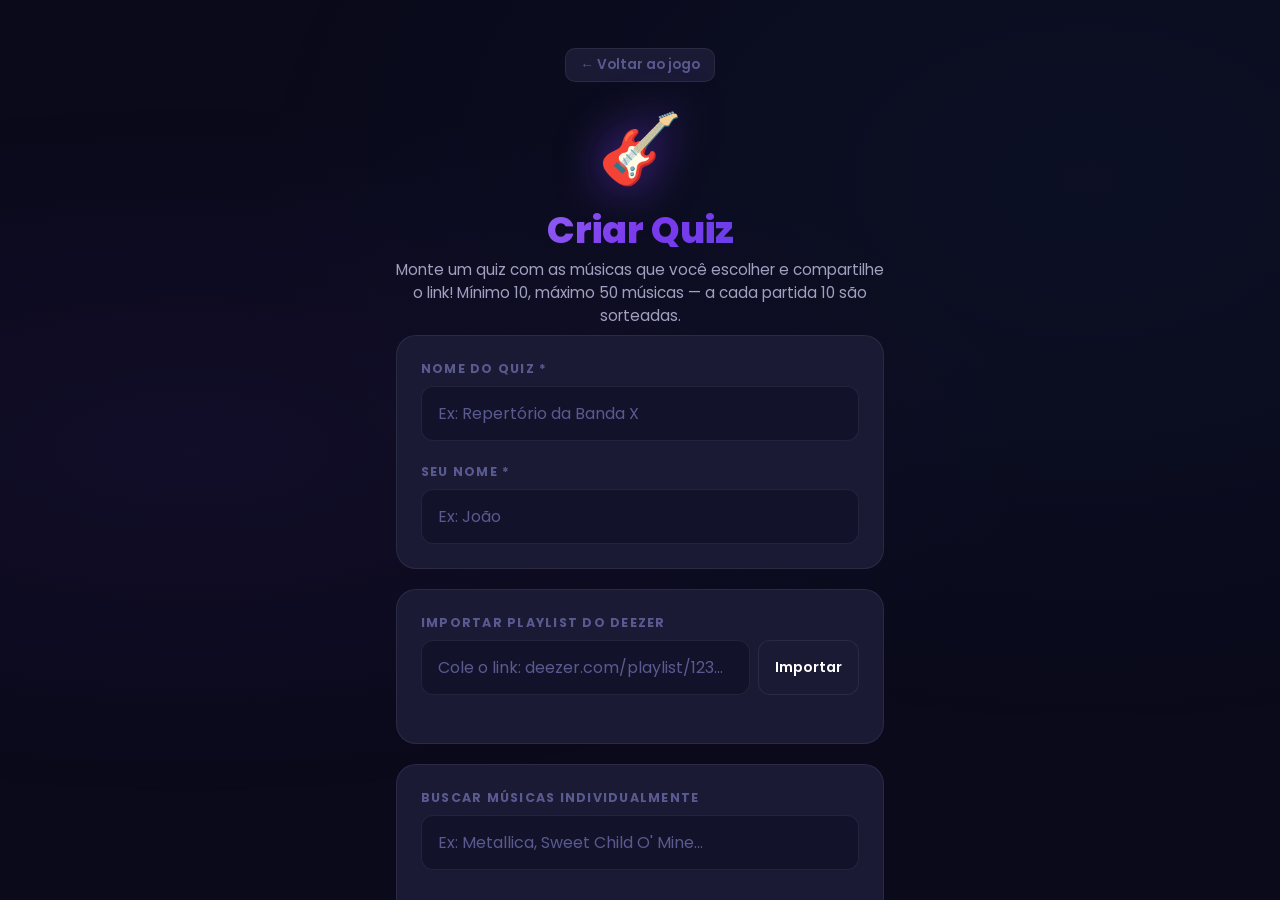
<file: src/main/resources/static/criar.html>
<!DOCTYPE html>
<html lang="pt-BR">
<head>
    <meta charset="UTF-8">
    <meta name="viewport" content="width=device-width, initial-scale=1.0">
    <title>Criar Quiz — Guess The Song 🎵</title>
    <link rel="preconnect" href="https://fonts.googleapis.com">
    <link rel="preconnect" href="https://fonts.gstatic.com" crossorigin>
    <link href="https://fonts.googleapis.com/css2?family=Poppins:wght@300;400;500;600;700;800&display=swap" rel="stylesheet">
    <link rel="stylesheet" href="music/css/style.css">
    <link rel="stylesheet" href="music/css/criar.css">
</head>
<body>

    <!-- ========== TELA 1: FORMULÁRIO ========== -->
    <div id="screen-create" class="screen active">
        <div class="container">

            <div class="criar-header">
                <a href="/" class="btn-back">← Voltar ao jogo</a>
                <div class="logo-icon">🎸</div>
                <h1 class="title">Criar Quiz</h1>
                <p class="subtitle">Monte um quiz com as músicas que você escolher e compartilhe o link! Mínimo 10, máximo 50 músicas — a cada partida 10 são sorteadas.</p>
            </div>

            <div class="card">
                <label class="input-label">Nome do Quiz *</label>
                <input type="text" id="quiz-name" class="input-field"
                       placeholder="Ex: Repertório da Banda X" maxlength="60" autocomplete="off">

                <label class="input-label mt-4">Seu Nome *</label>
                <input type="text" id="creator-name" class="input-field"
                       placeholder="Ex: João" maxlength="40" autocomplete="off">
            </div>

            <div class="card">
                <label class="input-label">Importar playlist do Deezer</label>
                <div class="criar-import-row">
                    <input type="text" id="deezer-playlist-url" class="input-field"
                           placeholder="Cole o link: deezer.com/playlist/123..." autocomplete="off">
                    <button class="btn btn-secondary" id="btn-import-playlist">Importar</button>
                </div>
                <div id="import-status" class="search-status"></div>
            </div>

            <div class="card">
                <label class="input-label">Buscar músicas individualmente</label>
                <div class="search-container">
                    <input type="text" id="track-search" class="input-field search-field"
                           placeholder="Ex: Metallica, Sweet Child O' Mine..." maxlength="60" autocomplete="off">
                    <div id="track-search-status" class="search-status"></div>
                </div>
                <div id="search-results" class="criar-results hidden"></div>
            </div>

            <div class="card">
                <div class="criar-tracklist-header">
                    <span class="input-label" style="margin-bottom:0">Músicas selecionadas</span>
                    <span id="track-counter" class="criar-counter">0/30</span>
                </div>
                <div id="track-list" class="criar-tracklist">
                    <p class="criar-empty">Nenhuma música adicionada ainda.</p>
                </div>
            </div>

            <button id="btn-create-quiz" class="btn btn-primary btn-large" disabled>
                🎮 Criar Quiz
            </button>

        </div>
    </div>

    <!-- ========== TELA 2: SUCESSO ========== -->
    <div id="screen-success" class="screen">
        <div class="container center">
            <div class="criar-success-card">
                <div class="criar-success-icon">🎉</div>
                <h2 class="criar-success-title">Quiz criado!</h2>
                <p class="criar-success-sub">Compartilhe o link abaixo com os jogadores</p>

                <div class="criar-link-block">
                    <label class="input-label">Link para jogadores</label>
                    <div class="criar-link-row">
                        <input type="text" id="share-link" class="input-field criar-link-input" readonly>
                        <button class="btn btn-secondary criar-copy-btn" onclick="copyLink('share-link')">Copiar</button>
                    </div>
                    <button class="btn btn-primary btn-large" id="btn-share-quiz" style="margin-top:10px">
                        📤 Compartilhar
                    </button>
                </div>

                <div class="criar-link-block criar-admin-block">
                    <label class="input-label">🔒 Link de edição (guarde este link!)</label>
                    <div class="criar-link-row">
                        <input type="text" id="admin-link" class="input-field criar-link-input" readonly>
                        <button class="btn btn-secondary criar-copy-btn" onclick="copyLink('admin-link')">Copiar</button>
                    </div>
                    <p class="criar-admin-warn">⚠️ Só você terá este link. Sem ele não é possível editar o quiz.</p>
                </div>

                <a href="/" class="btn btn-ghost" style="margin-top:8px">← Voltar ao jogo</a>
            </div>
        </div>
    </div>

    <!-- ========== TELA 3: EDIÇÃO ========== -->
    <div id="screen-edit" class="screen">
        <div class="container">
            <div class="criar-header">
                <a href="/" class="btn-back">← Voltar ao jogo</a>
                <div class="logo-icon">✏️</div>
                <h2 class="title" id="edit-quiz-name">Editar Quiz</h2>
                <p class="subtitle" id="edit-quiz-creator"></p>
            </div>

            <div class="card">
                <label class="input-label">Nome do Quiz</label>
                <div class="criar-import-row">
                    <input type="text" id="edit-quiz-name-input" class="input-field"
                           placeholder="Novo nome do quiz" maxlength="60" autocomplete="off">
                    <button class="btn btn-secondary" id="btn-rename-quiz">Salvar</button>
                </div>
                <div id="rename-status" class="search-status"></div>
            </div>

            <div class="card">
                <label class="input-label">Buscar músicas para adicionar</label>
                <div class="search-container">
                    <input type="text" id="edit-track-search" class="input-field search-field"
                           placeholder="Ex: AC/DC, Bohemian Rhapsody..." maxlength="60" autocomplete="off">
                    <div id="edit-search-status" class="search-status"></div>
                </div>
                <div id="edit-search-results" class="criar-results hidden"></div>
            </div>

            <div class="card">
                <div class="criar-tracklist-header">
                    <span class="input-label" style="margin-bottom:0">Músicas do quiz</span>
                    <span id="edit-track-counter" class="criar-counter">0/30</span>
                </div>
                <div id="edit-track-list" class="criar-tracklist">
                    <p class="criar-empty">Carregando...</p>
                </div>
            </div>

            <div id="edit-save-status" class="search-status" style="text-align:center;margin-bottom:12px"></div>
        </div>
    </div>

    <!-- Toast -->
    <div id="toast" class="toast hidden"></div>

    <script type="module" src="music/js/criar.js"></script>
</body>
</html>
</file>
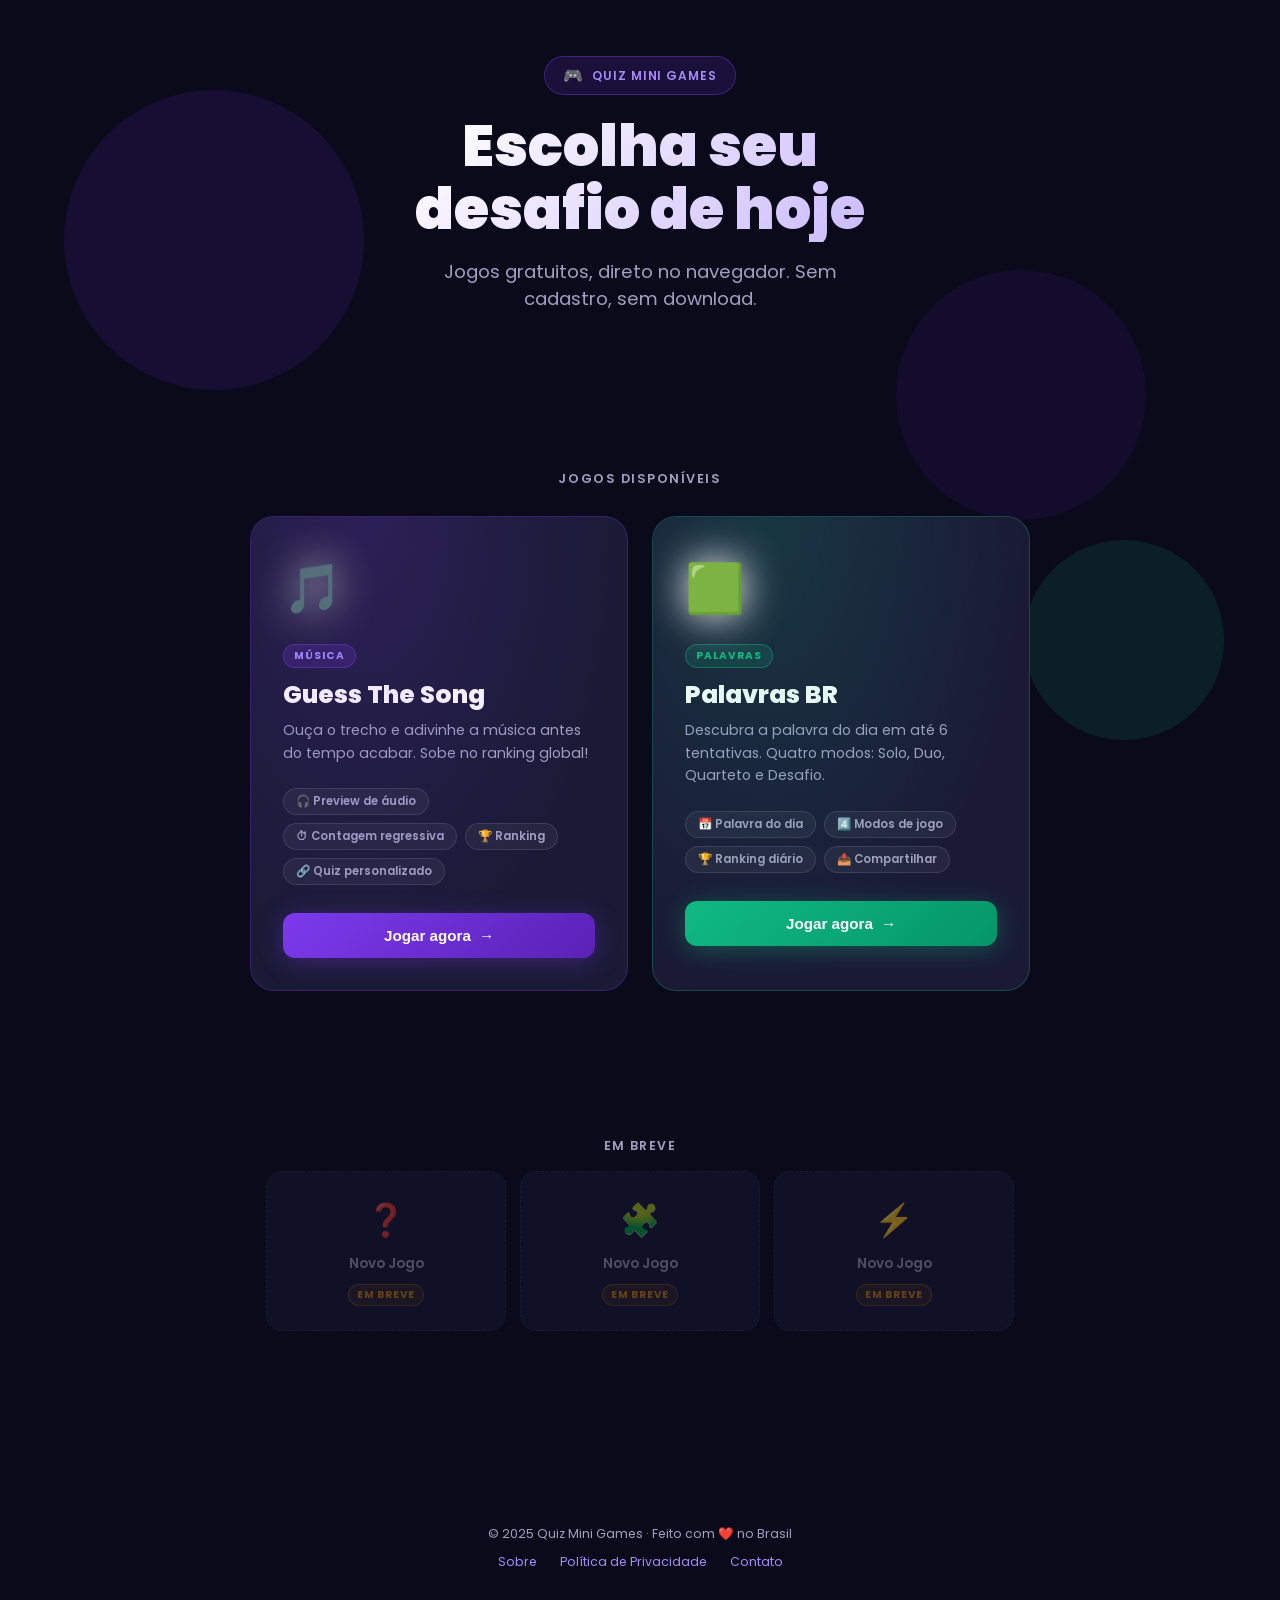
<file: src/main/resources/static/home.html>
<!DOCTYPE html>
<html lang="pt-BR">
<head>
    <meta charset="UTF-8">
    <meta name="viewport" content="width=device-width, initial-scale=1.0">
    <title>Quiz Mini Games — Escolha seu jogo</title>
    <meta name="description" content="Dois jogos gratuitos num só lugar: adivinhe músicas no Guess The Song e teste seu vocabulário no Palavras BR.">

    <!-- AdSense -->
    <script async src="https://pagead2.googlesyndication.com/pagead/js/adsbygoogle.js?client=ca-pub-8232354842776975" crossorigin="anonymous"></script>

    <link rel="preconnect" href="https://fonts.googleapis.com">
    <link rel="preconnect" href="https://fonts.gstatic.com" crossorigin>
    <link href="https://fonts.googleapis.com/css2?family=Poppins:wght@400;600;700;800;900&display=swap" rel="stylesheet">

    <style>
        :root {
            --bg:          #0a0a1a;
            --bg2:         #12122a;
            --card:        #1a1a35;
            --card-hover:  #22224a;
            --accent:      #7c3aed;
            --accent-d:    #5b21b6;
            --accent-l:    #a78bfa;
            --glow:        rgba(124, 58, 237, 0.35);
            --green:       #10b981;
            --green-glow:  rgba(16, 185, 129, 0.35);
            --text:        #ffffff;
            --text2:       #a0a0c0;
            --border:      rgba(255,255,255,0.07);
        }

        *, *::before, *::after { margin:0; padding:0; box-sizing:border-box; }

        html { scroll-behavior: smooth; }

        body {
            font-family: 'Poppins', sans-serif;
            background: var(--bg);
            color: var(--text);
            min-height: 100vh;
            overflow-x: hidden;
        }

        /* ── Fundo animado ── */
        .bg-particles {
            position: fixed;
            inset: 0;
            z-index: 0;
            pointer-events: none;
            overflow: hidden;
        }
        .bg-particles span {
            position: absolute;
            border-radius: 50%;
            opacity: 0.12;
            animation: float linear infinite;
        }
        .bg-particles span:nth-child(1)  { width:300px; height:300px; background:var(--accent);  top:10%;  left:5%;   animation-duration:22s; }
        .bg-particles span:nth-child(2)  { width:200px; height:200px; background:var(--green);   top:60%;  left:80%;  animation-duration:18s; animation-delay:-6s; }
        .bg-particles span:nth-child(3)  { width:150px; height:150px; background:var(--accent-l);top:80%;  left:20%;  animation-duration:28s; animation-delay:-10s; }
        .bg-particles span:nth-child(4)  { width:250px; height:250px; background:var(--accent-d);top:30%;  left:70%;  animation-duration:24s; animation-delay:-4s; }
        @keyframes float {
            0%   { transform: translateY(0) scale(1); }
            50%  { transform: translateY(-60px) scale(1.1); }
            100% { transform: translateY(0) scale(1); }
        }

        /* ── Layout ── */
        .page {
            position: relative;
            z-index: 1;
            display: flex;
            flex-direction: column;
            min-height: 100vh;
        }

        /* ── Header ── */
        header {
            text-align: center;
            padding: 56px 24px 32px;
        }
        .logo-badge {
            display: inline-flex;
            align-items: center;
            gap: 8px;
            background: rgba(124,58,237,0.15);
            border: 1px solid rgba(124,58,237,0.4);
            border-radius: 100px;
            padding: 6px 18px;
            font-size: 0.75rem;
            font-weight: 600;
            color: var(--accent-l);
            letter-spacing: 0.08em;
            text-transform: uppercase;
            margin-bottom: 20px;
        }
        .logo-badge span { font-size: 1rem; }
        h1 {
            font-size: clamp(2rem, 6vw, 3.6rem);
            font-weight: 900;
            line-height: 1.1;
            background: linear-gradient(135deg, #fff 30%, var(--accent-l) 100%);
            -webkit-background-clip: text;
            -webkit-text-fill-color: transparent;
            background-clip: text;
            margin-bottom: 16px;
        }
        .subtitle {
            font-size: clamp(0.95rem, 2.5vw, 1.15rem);
            color: var(--text2);
            max-width: 480px;
            margin: 0 auto;
        }

        /* ── AdSense topo ── */
        .ad-top {
            max-width: 728px;
            margin: 0 auto 20px;
            padding: 0 16px;
            text-align: center;
            min-height: 90px;
        }

        /* ── Grid de jogos ── */
        .games-section {
            flex: 1;
            display: flex;
            flex-direction: column;
            align-items: center;
            padding: 16px 16px 48px;
        }
        .section-label {
            font-size: 0.8rem;
            font-weight: 600;
            letter-spacing: 0.12em;
            text-transform: uppercase;
            color: var(--text2);
            margin-bottom: 28px;
        }
        .games-grid {
            display: grid;
            grid-template-columns: repeat(auto-fit, minmax(300px, 1fr));
            gap: 24px;
            width: 100%;
            max-width: 780px;
        }

        /* ── Card de jogo ── */
        .game-card {
            position: relative;
            background: var(--card);
            border: 1px solid var(--border);
            border-radius: 24px;
            padding: 36px 32px 32px;
            cursor: pointer;
            text-decoration: none;
            color: inherit;
            overflow: hidden;
            transition: transform 0.25s, box-shadow 0.25s, border-color 0.25s;
            display: block;
        }
        .game-card::before {
            content: '';
            position: absolute;
            inset: 0;
            border-radius: inherit;
            opacity: 0;
            transition: opacity 0.3s;
        }
        .game-card:hover {
            transform: translateY(-6px);
        }
        .game-card:active { transform: translateY(-2px) scale(0.99); }

        /* Music card */
        .game-card.music {
            border-color: rgba(124,58,237,0.3);
        }
        .game-card.music::before {
            background: radial-gradient(ellipse at 30% 0%, rgba(124,58,237,0.18) 0%, transparent 70%);
        }
        .game-card.music:hover {
            box-shadow: 0 20px 60px var(--glow);
            border-color: rgba(124,58,237,0.6);
        }
        .game-card.music::before { opacity: 1; }

        /* Words card */
        .game-card.words {
            border-color: rgba(16,185,129,0.3);
        }
        .game-card.words::before {
            background: radial-gradient(ellipse at 30% 0%, rgba(16,185,129,0.18) 0%, transparent 70%);
        }
        .game-card.words:hover {
            box-shadow: 0 20px 60px var(--green-glow);
            border-color: rgba(16,185,129,0.6);
        }
        .game-card.words::before { opacity: 1; }

        /* Card interno */
        .card-icon {
            font-size: 3rem;
            margin-bottom: 16px;
            display: block;
            filter: drop-shadow(0 0 20px currentColor);
        }
        .card-tag {
            display: inline-block;
            font-size: 0.65rem;
            font-weight: 700;
            letter-spacing: 0.1em;
            text-transform: uppercase;
            border-radius: 100px;
            padding: 3px 10px;
            margin-bottom: 12px;
        }
        .music .card-tag {
            background: rgba(124,58,237,0.2);
            color: var(--accent-l);
            border: 1px solid rgba(124,58,237,0.4);
        }
        .words .card-tag {
            background: rgba(16,185,129,0.15);
            color: var(--green);
            border: 1px solid rgba(16,185,129,0.4);
        }
        .card-title {
            font-size: 1.55rem;
            font-weight: 800;
            margin-bottom: 10px;
            line-height: 1.2;
        }
        .card-desc {
            font-size: 0.88rem;
            color: var(--text2);
            line-height: 1.6;
            margin-bottom: 24px;
        }

        /* Pills de recursos */
        .card-features {
            display: flex;
            flex-wrap: wrap;
            gap: 8px;
            margin-bottom: 28px;
        }
        .pill {
            font-size: 0.72rem;
            font-weight: 600;
            padding: 4px 12px;
            border-radius: 100px;
            background: rgba(255,255,255,0.05);
            border: 1px solid rgba(255,255,255,0.1);
            color: var(--text2);
        }

        /* Botão CTA */
        .card-btn {
            display: flex;
            align-items: center;
            justify-content: center;
            gap: 8px;
            width: 100%;
            padding: 14px 24px;
            border-radius: 12px;
            font-size: 0.95rem;
            font-weight: 700;
            border: none;
            cursor: pointer;
            transition: filter 0.2s, transform 0.15s;
            pointer-events: none; /* o card inteiro é clicável */
        }
        .music .card-btn {
            background: linear-gradient(135deg, var(--accent), var(--accent-d));
            color: #fff;
            box-shadow: 0 4px 24px var(--glow);
        }
        .words .card-btn {
            background: linear-gradient(135deg, var(--green), #059669);
            color: #fff;
            box-shadow: 0 4px 24px var(--green-glow);
        }
        .game-card:hover .card-btn { filter: brightness(1.1); }
        .btn-arrow {
            transition: transform 0.2s;
        }
        .game-card:hover .btn-arrow { transform: translateX(4px); }

        /* Badge "Em breve" */
        .coming-soon-badge {
            position: absolute;
            top: 20px;
            right: 20px;
            background: rgba(245,158,11,0.2);
            border: 1px solid rgba(245,158,11,0.5);
            color: #f59e0b;
            font-size: 0.65rem;
            font-weight: 700;
            letter-spacing: 0.08em;
            text-transform: uppercase;
            padding: 4px 10px;
            border-radius: 100px;
        }

        /* ── AdSense meio ── */
        .ad-mid {
            max-width: 780px;
            margin: 16px auto 0;
            padding: 0 16px;
            width: 100%;
            text-align: center;
            min-height: 90px;
        }

        /* ── Mais jogos (placeholder) ── */
        .more-section {
            max-width: 780px;
            margin: 0 auto;
            padding: 40px 16px 0;
            width: 100%;
        }
        .more-label {
            font-size: 0.78rem;
            font-weight: 600;
            letter-spacing: 0.12em;
            text-transform: uppercase;
            color: var(--text2);
            margin-bottom: 16px;
            text-align: center;
        }
        .more-grid {
            display: grid;
            grid-template-columns: repeat(auto-fill, minmax(200px, 1fr));
            gap: 14px;
        }
        .more-card {
            background: var(--card);
            border: 1px dashed rgba(255,255,255,0.1);
            border-radius: 16px;
            padding: 24px 20px;
            display: flex;
            flex-direction: column;
            align-items: center;
            gap: 10px;
            opacity: 0.45;
            cursor: default;
        }
        .more-card-icon { font-size: 2rem; }
        .more-card-name {
            font-size: 0.85rem;
            font-weight: 600;
            color: var(--text2);
        }
        .more-card-tag {
            font-size: 0.65rem;
            font-weight: 700;
            letter-spacing: 0.08em;
            text-transform: uppercase;
            color: rgba(245,158,11,0.8);
            background: rgba(245,158,11,0.1);
            border: 1px solid rgba(245,158,11,0.3);
            border-radius: 100px;
            padding: 2px 8px;
        }

        /* ── Footer ── */
        footer {
            text-align: center;
            padding: 32px 16px 40px;
            color: var(--text2);
            font-size: 0.78rem;
        }

        /* ── AdSense rodapé ── */
        .ad-bottom {
            max-width: 728px;
            margin: 0 auto 24px;
            padding: 0 16px;
            text-align: center;
            min-height: 90px;
        }

        /* ── Animação de entrada ── */
        @keyframes fadeUp {
            from { opacity: 0; transform: translateY(24px); }
            to   { opacity: 1; transform: translateY(0); }
        }
        header    { animation: fadeUp 0.6s ease both; }
        .ad-top   { animation: fadeUp 0.6s ease 0.1s both; }
        .game-card.music { animation: fadeUp 0.6s ease 0.2s both; }
        .game-card.words { animation: fadeUp 0.6s ease 0.35s both; }
        .more-section    { animation: fadeUp 0.6s ease 0.5s both; }

        /* ── Mobile ── */
        @media (max-width: 520px) {
            header { padding: 40px 20px 24px; }
            .games-grid { grid-template-columns: 1fr; }
            .game-card { padding: 28px 24px 24px; }
        }
    </style>
</head>
<body>

<!-- Partículas de fundo -->
<div class="bg-particles" aria-hidden="true">
    <span></span><span></span><span></span><span></span>
</div>

<div class="page">

    <!-- ══ HEADER ══ -->
    <header>
        <div class="logo-badge"><span>🎮</span> Quiz Mini Games</div>
        <h1>Escolha seu<br>desafio de hoje</h1>
        <p class="subtitle">Jogos gratuitos, direto no navegador. Sem cadastro, sem download.</p>
    </header>

    <!-- ══ ADSENSE TOPO ══ -->
    <div class="ad-top">
        <!-- AdSense — leaderboard 728×90 -->
        <ins class="adsbygoogle"
             style="display:block"
             data-ad-client="ca-pub-8232354842776975"
             data-ad-slot="8806957367"
             data-ad-format="auto"
             data-full-width-responsive="true"></ins>
        <script>(adsbygoogle = window.adsbygoogle || []).push({});</script>
    </div>

    <!-- ══ JOGOS ══ -->
    <section class="games-section">
        <p class="section-label">Jogos disponíveis</p>

        <div class="games-grid">

            <!-- MUSIC -->
            <a href="/index.html" class="game-card music">
                <span class="card-icon">🎵</span>
                <span class="card-tag">Música</span>
                <h2 class="card-title">Guess The Song</h2>
                <p class="card-desc">Ouça o trecho e adivinhe a música antes do tempo acabar. Sobe no ranking global!</p>
                <div class="card-features">
                    <span class="pill">🎧 Preview de áudio</span>
                    <span class="pill">⏱ Contagem regressiva</span>
                    <span class="pill">🏆 Ranking</span>
                    <span class="pill">🔗 Quiz personalizado</span>
                </div>
                <button class="card-btn">
                    Jogar agora
                    <span class="btn-arrow">→</span>
                </button>
            </a>

            <!-- WORDS -->
            <a href="/words" class="game-card words">
                <span class="card-icon">🟩</span>
                <span class="card-tag">Palavras</span>
                <h2 class="card-title">Palavras BR</h2>
                <p class="card-desc">Descubra a palavra do dia em até 6 tentativas. Quatro modos: Solo, Duo, Quarteto e Desafio.</p>
                <div class="card-features">
                    <span class="pill">📅 Palavra do dia</span>
                    <span class="pill">4️⃣ Modos de jogo</span>
                    <span class="pill">🏆 Ranking diário</span>
                    <span class="pill">📤 Compartilhar</span>
                </div>
                <button class="card-btn">
                    Jogar agora
                    <span class="btn-arrow">→</span>
                </button>
            </a>

        </div>

        <!-- ══ ADSENSE MEIO ══ -->
        <div class="ad-mid">
            <!-- AdSense — rectangle / responsive -->
            <ins class="adsbygoogle"
                 style="display:block"
                 data-ad-client="ca-pub-8232354842776975"
                 data-ad-slot="8806957367"
                 data-ad-format="auto"
                 data-full-width-responsive="true"></ins>
            <script>(adsbygoogle = window.adsbygoogle || []).push({});</script>
        </div>

        <!-- ══ MAIS JOGOS (em breve) ══ -->
        <div class="more-section">
            <p class="more-label">Em breve</p>
            <div class="more-grid">
                <div class="more-card">
                    <span class="more-card-icon">❓</span>
                    <span class="more-card-name">Novo Jogo</span>
                    <span class="more-card-tag">Em breve</span>
                </div>
                <div class="more-card">
                    <span class="more-card-icon">🧩</span>
                    <span class="more-card-name">Novo Jogo</span>
                    <span class="more-card-tag">Em breve</span>
                </div>
                <div class="more-card">
                    <span class="more-card-icon">⚡</span>
                    <span class="more-card-name">Novo Jogo</span>
                    <span class="more-card-tag">Em breve</span>
                </div>
            </div>
        </div>

    </section>

    <!-- ══ ADSENSE RODAPÉ ══ -->
    <div class="ad-bottom">
        <!-- AdSense — leaderboard / responsive -->
        <ins class="adsbygoogle"
             style="display:block"
             data-ad-client="ca-pub-8232354842776975"
             data-ad-slot="8806957367"
             data-ad-format="auto"
             data-full-width-responsive="true"></ins>
        <script>(adsbygoogle = window.adsbygoogle || []).push({});</script>
    </div>

    <!-- ══ FOOTER ══ -->
    <footer>
        <p>© 2025 Quiz Mini Games · Feito com ❤️ no Brasil</p>
        <p style="margin-top:10px;">
            <a href="/sobre" style="color:var(--accent-l);text-decoration:none;margin:0 10px;">Sobre</a>
            <a href="/privacidade" style="color:var(--accent-l);text-decoration:none;margin:0 10px;">Política de Privacidade</a>
            <a href="https://instagram.com/gabrielriosb" target="_blank" rel="noopener" style="color:var(--accent-l);text-decoration:none;margin:0 10px;">Contato</a>
        </p>
    </footer>

</div>

</body>
</html>
</file>
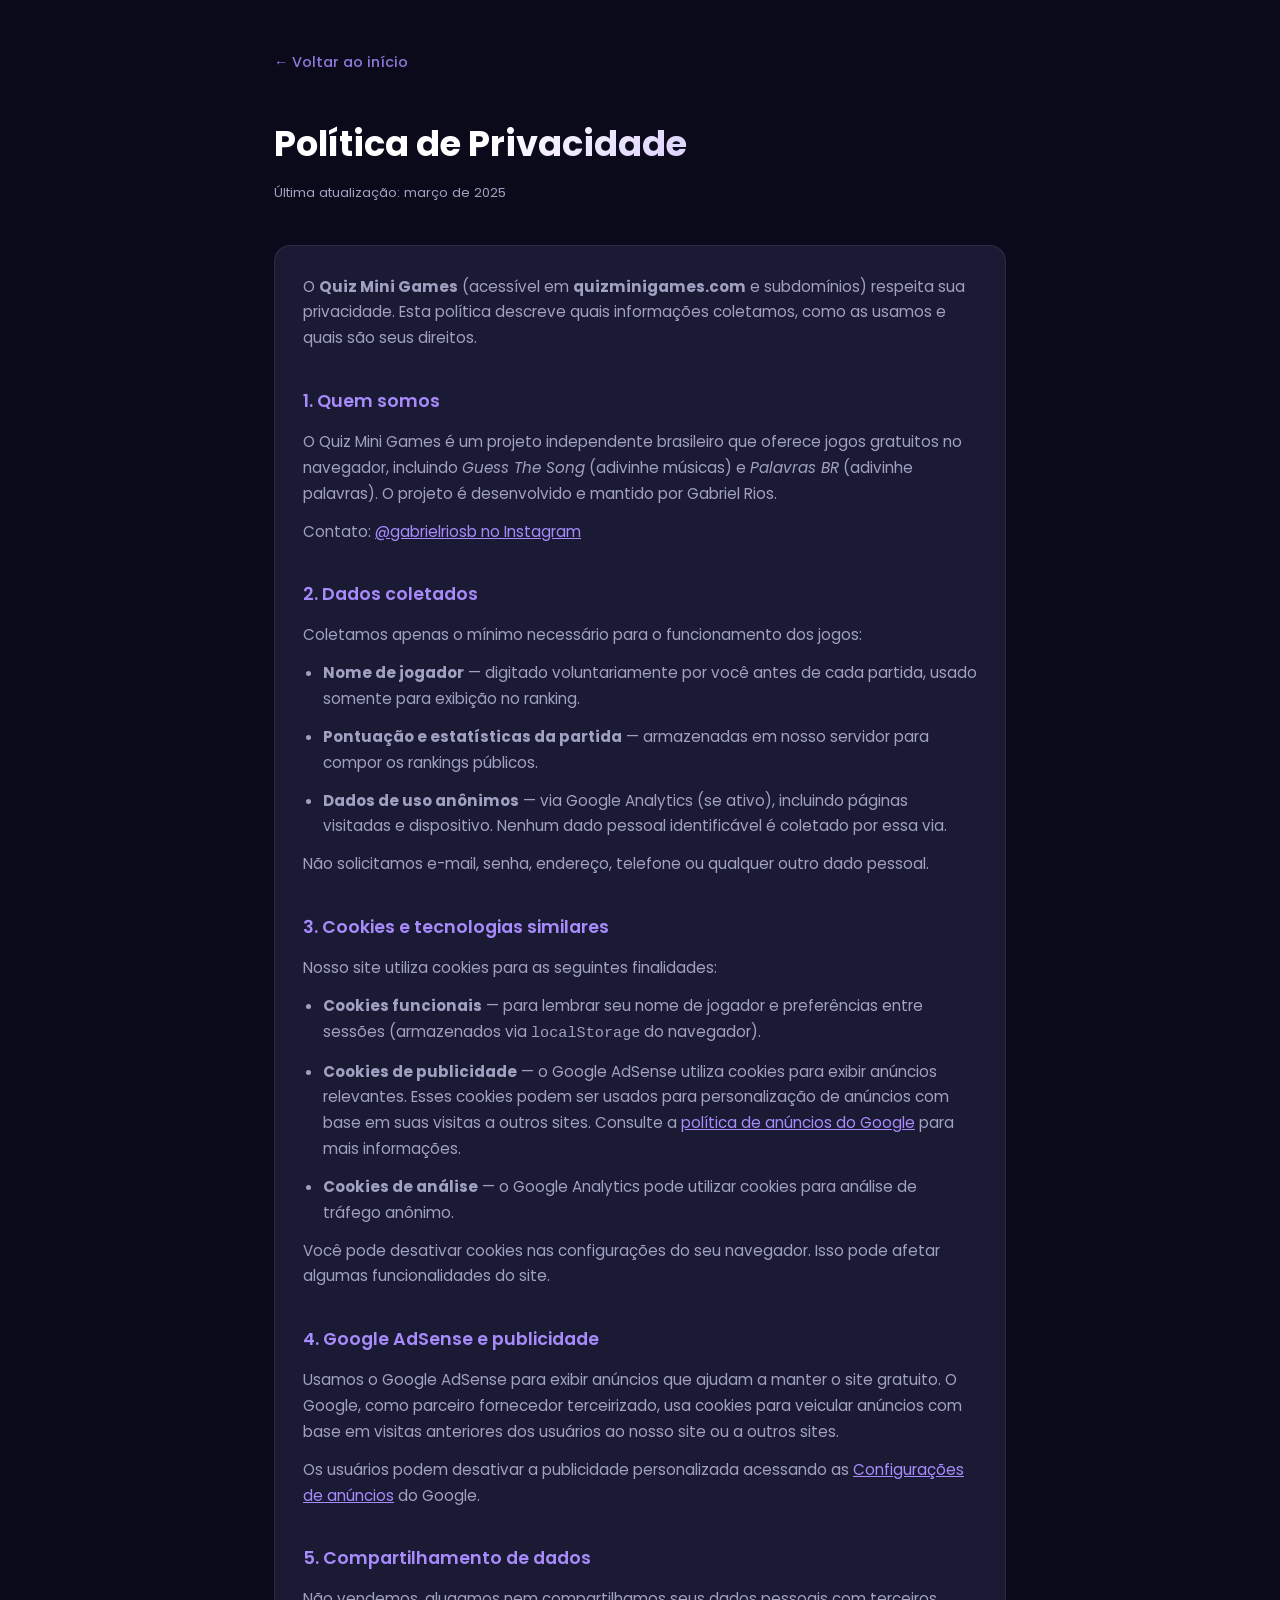
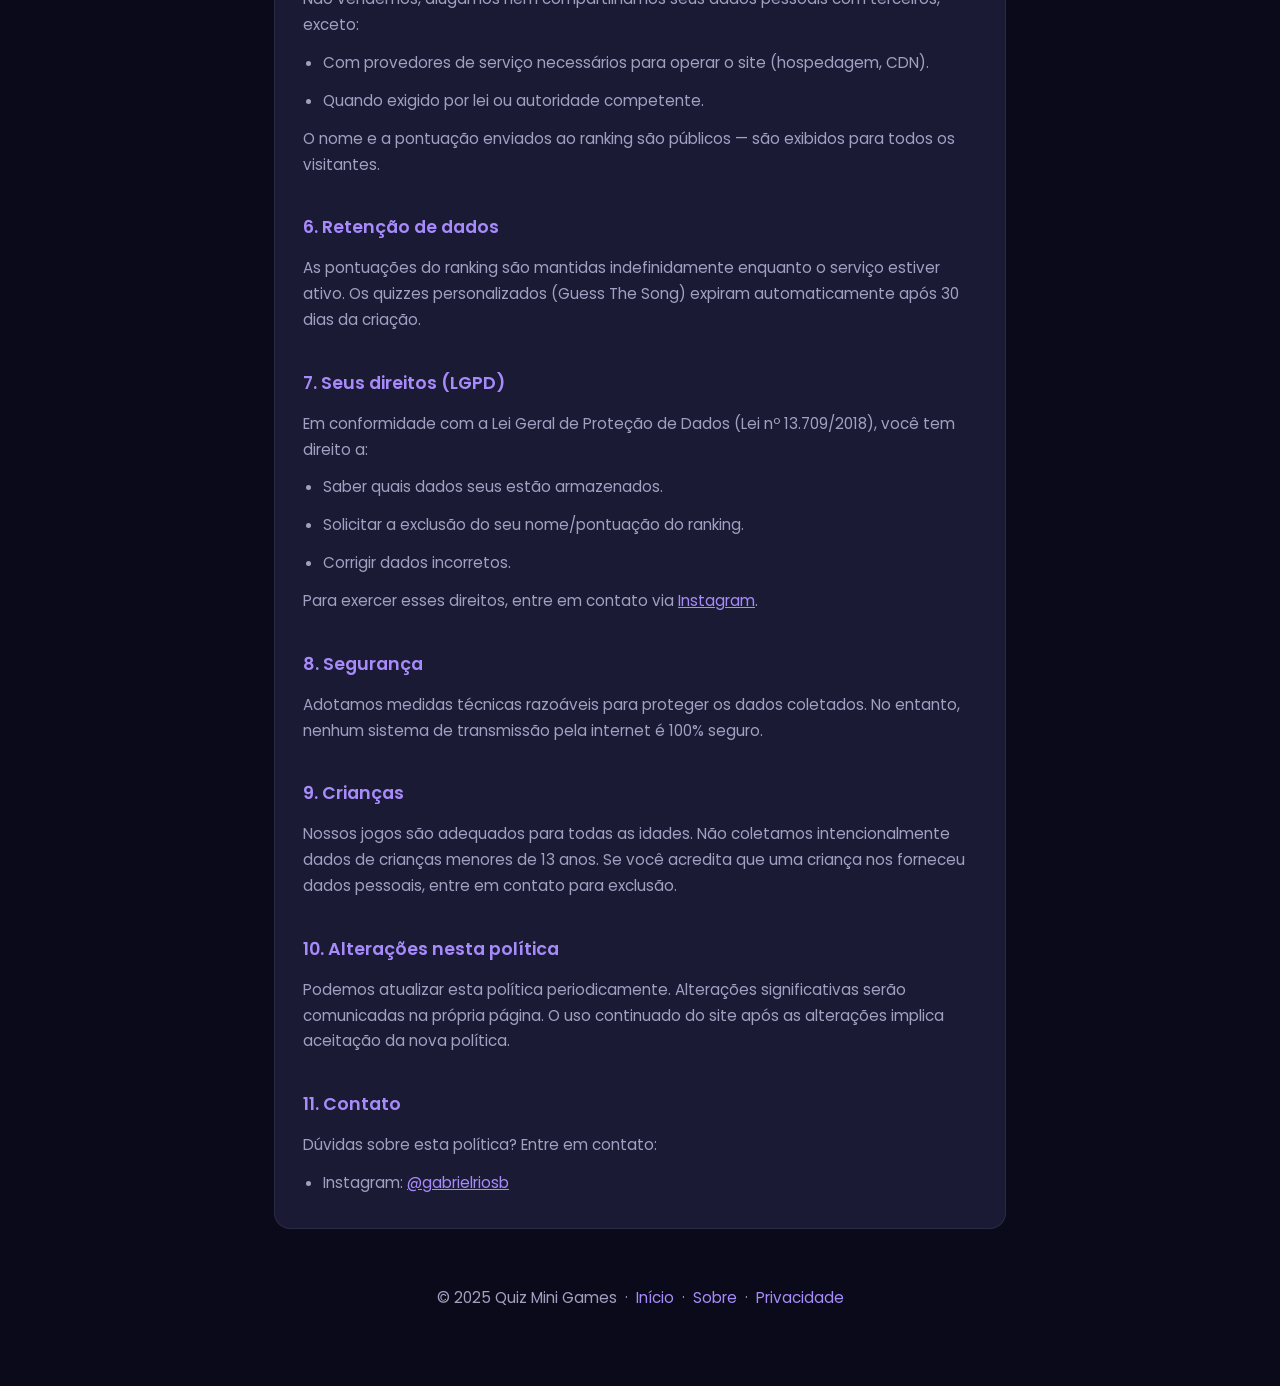
<file: src/main/resources/static/privacidade.html>
<!DOCTYPE html>
<html lang="pt-BR">
<head>
    <meta charset="UTF-8">
    <meta name="viewport" content="width=device-width, initial-scale=1.0">
    <title>Política de Privacidade — Quiz Mini Games</title>
    <meta name="description" content="Política de privacidade do Quiz Mini Games: como coletamos, usamos e protegemos suas informações.">
    <script async src="https://pagead2.googlesyndication.com/pagead/js/adsbygoogle.js?client=ca-pub-8232354842776975" crossorigin="anonymous"></script>
    <link rel="preconnect" href="https://fonts.googleapis.com">
    <link rel="preconnect" href="https://fonts.gstatic.com" crossorigin>
    <link href="https://fonts.googleapis.com/css2?family=Poppins:wght@400;500;600;700&display=swap" rel="stylesheet">
    <style>
        :root {
            --bg: #0a0a1a;
            --card: #1a1a35;
            --accent: #7c3aed;
            --accent-l: #a78bfa;
            --text: #ffffff;
            --text2: #a0a0c0;
            --border: rgba(255,255,255,0.07);
        }
        *, *::before, *::after { margin: 0; padding: 0; box-sizing: border-box; }
        body {
            font-family: 'Poppins', sans-serif;
            background: var(--bg);
            color: var(--text);
            min-height: 100vh;
            line-height: 1.7;
        }
        .page {
            max-width: 780px;
            margin: 0 auto;
            padding: 48px 24px 64px;
        }
        .back-link {
            display: inline-flex;
            align-items: center;
            gap: 6px;
            color: var(--accent-l);
            text-decoration: none;
            font-size: 0.9rem;
            font-weight: 500;
            margin-bottom: 40px;
            opacity: 0.85;
            transition: opacity 0.2s;
        }
        .back-link:hover { opacity: 1; }
        h1 {
            font-size: clamp(1.6rem, 4vw, 2.2rem);
            font-weight: 700;
            margin-bottom: 8px;
            background: linear-gradient(135deg, #fff 30%, var(--accent-l) 100%);
            -webkit-background-clip: text;
            -webkit-text-fill-color: transparent;
            background-clip: text;
        }
        .updated {
            font-size: 0.82rem;
            color: var(--text2);
            margin-bottom: 40px;
        }
        h2 {
            font-size: 1.1rem;
            font-weight: 600;
            color: var(--accent-l);
            margin: 36px 0 12px;
        }
        p, li {
            font-size: 0.95rem;
            color: var(--text2);
            margin-bottom: 12px;
        }
        ul {
            padding-left: 20px;
            margin-bottom: 12px;
        }
        a { color: var(--accent-l); }
        .card {
            background: var(--card);
            border: 1px solid var(--border);
            border-radius: 16px;
            padding: 28px 28px 20px;
            margin-top: 8px;
        }
        footer {
            text-align: center;
            margin-top: 56px;
            font-size: 0.78rem;
            color: var(--text2);
        }
        footer a { color: var(--accent-l); text-decoration: none; }
        footer a:hover { text-decoration: underline; }
    </style>
</head>
<body>
<div class="page">

    <a href="/home" class="back-link">← Voltar ao início</a>

    <h1>Política de Privacidade</h1>
    <p class="updated">Última atualização: março de 2025</p>

    <div class="card">

        <p>O <strong>Quiz Mini Games</strong> (acessível em <strong>quizminigames.com</strong> e subdomínios) respeita sua privacidade. Esta política descreve quais informações coletamos, como as usamos e quais são seus direitos.</p>

        <h2>1. Quem somos</h2>
        <p>O Quiz Mini Games é um projeto independente brasileiro que oferece jogos gratuitos no navegador, incluindo <em>Guess The Song</em> (adivinhe músicas) e <em>Palavras BR</em> (adivinhe palavras). O projeto é desenvolvido e mantido por Gabriel Rios.</p>
        <p>Contato: <a href="https://instagram.com/gabrielriosb" target="_blank" rel="noopener">@gabrielriosb no Instagram</a></p>

        <h2>2. Dados coletados</h2>
        <p>Coletamos apenas o mínimo necessário para o funcionamento dos jogos:</p>
        <ul>
            <li><strong>Nome de jogador</strong> — digitado voluntariamente por você antes de cada partida, usado somente para exibição no ranking.</li>
            <li><strong>Pontuação e estatísticas da partida</strong> — armazenadas em nosso servidor para compor os rankings públicos.</li>
            <li><strong>Dados de uso anônimos</strong> — via Google Analytics (se ativo), incluindo páginas visitadas e dispositivo. Nenhum dado pessoal identificável é coletado por essa via.</li>
        </ul>
        <p>Não solicitamos e-mail, senha, endereço, telefone ou qualquer outro dado pessoal.</p>

        <h2>3. Cookies e tecnologias similares</h2>
        <p>Nosso site utiliza cookies para as seguintes finalidades:</p>
        <ul>
            <li><strong>Cookies funcionais</strong> — para lembrar seu nome de jogador e preferências entre sessões (armazenados via <code>localStorage</code> do navegador).</li>
            <li><strong>Cookies de publicidade</strong> — o Google AdSense utiliza cookies para exibir anúncios relevantes. Esses cookies podem ser usados para personalização de anúncios com base em suas visitas a outros sites. Consulte a <a href="https://policies.google.com/technologies/ads" target="_blank" rel="noopener">política de anúncios do Google</a> para mais informações.</li>
            <li><strong>Cookies de análise</strong> — o Google Analytics pode utilizar cookies para análise de tráfego anônimo.</li>
        </ul>
        <p>Você pode desativar cookies nas configurações do seu navegador. Isso pode afetar algumas funcionalidades do site.</p>

        <h2>4. Google AdSense e publicidade</h2>
        <p>Usamos o Google AdSense para exibir anúncios que ajudam a manter o site gratuito. O Google, como parceiro fornecedor terceirizado, usa cookies para veicular anúncios com base em visitas anteriores dos usuários ao nosso site ou a outros sites.</p>
        <p>Os usuários podem desativar a publicidade personalizada acessando as <a href="https://www.google.com/settings/ads" target="_blank" rel="noopener">Configurações de anúncios</a> do Google.</p>

        <h2>5. Compartilhamento de dados</h2>
        <p>Não vendemos, alugamos nem compartilhamos seus dados pessoais com terceiros, exceto:</p>
        <ul>
            <li>Com provedores de serviço necessários para operar o site (hospedagem, CDN).</li>
            <li>Quando exigido por lei ou autoridade competente.</li>
        </ul>
        <p>O nome e a pontuação enviados ao ranking são públicos — são exibidos para todos os visitantes.</p>

        <h2>6. Retenção de dados</h2>
        <p>As pontuações do ranking são mantidas indefinidamente enquanto o serviço estiver ativo. Os quizzes personalizados (Guess The Song) expiram automaticamente após 30 dias da criação.</p>

        <h2>7. Seus direitos (LGPD)</h2>
        <p>Em conformidade com a Lei Geral de Proteção de Dados (Lei nº 13.709/2018), você tem direito a:</p>
        <ul>
            <li>Saber quais dados seus estão armazenados.</li>
            <li>Solicitar a exclusão do seu nome/pontuação do ranking.</li>
            <li>Corrigir dados incorretos.</li>
        </ul>
        <p>Para exercer esses direitos, entre em contato via <a href="https://instagram.com/gabrielriosb" target="_blank" rel="noopener">Instagram</a>.</p>

        <h2>8. Segurança</h2>
        <p>Adotamos medidas técnicas razoáveis para proteger os dados coletados. No entanto, nenhum sistema de transmissão pela internet é 100% seguro.</p>

        <h2>9. Crianças</h2>
        <p>Nossos jogos são adequados para todas as idades. Não coletamos intencionalmente dados de crianças menores de 13 anos. Se você acredita que uma criança nos forneceu dados pessoais, entre em contato para exclusão.</p>

        <h2>10. Alterações nesta política</h2>
        <p>Podemos atualizar esta política periodicamente. Alterações significativas serão comunicadas na própria página. O uso continuado do site após as alterações implica aceitação da nova política.</p>

        <h2>11. Contato</h2>
        <p>Dúvidas sobre esta política? Entre em contato:</p>
        <ul>
            <li>Instagram: <a href="https://instagram.com/gabrielriosb" target="_blank" rel="noopener">@gabrielriosb</a></li>
        </ul>

    </div>

    <footer>
        <p>© 2025 Quiz Mini Games &nbsp;·&nbsp; <a href="/home">Início</a> &nbsp;·&nbsp; <a href="/sobre">Sobre</a> &nbsp;·&nbsp; <a href="/privacidade">Privacidade</a></p>
    </footer>

</div>
</body>
</html>
</file>
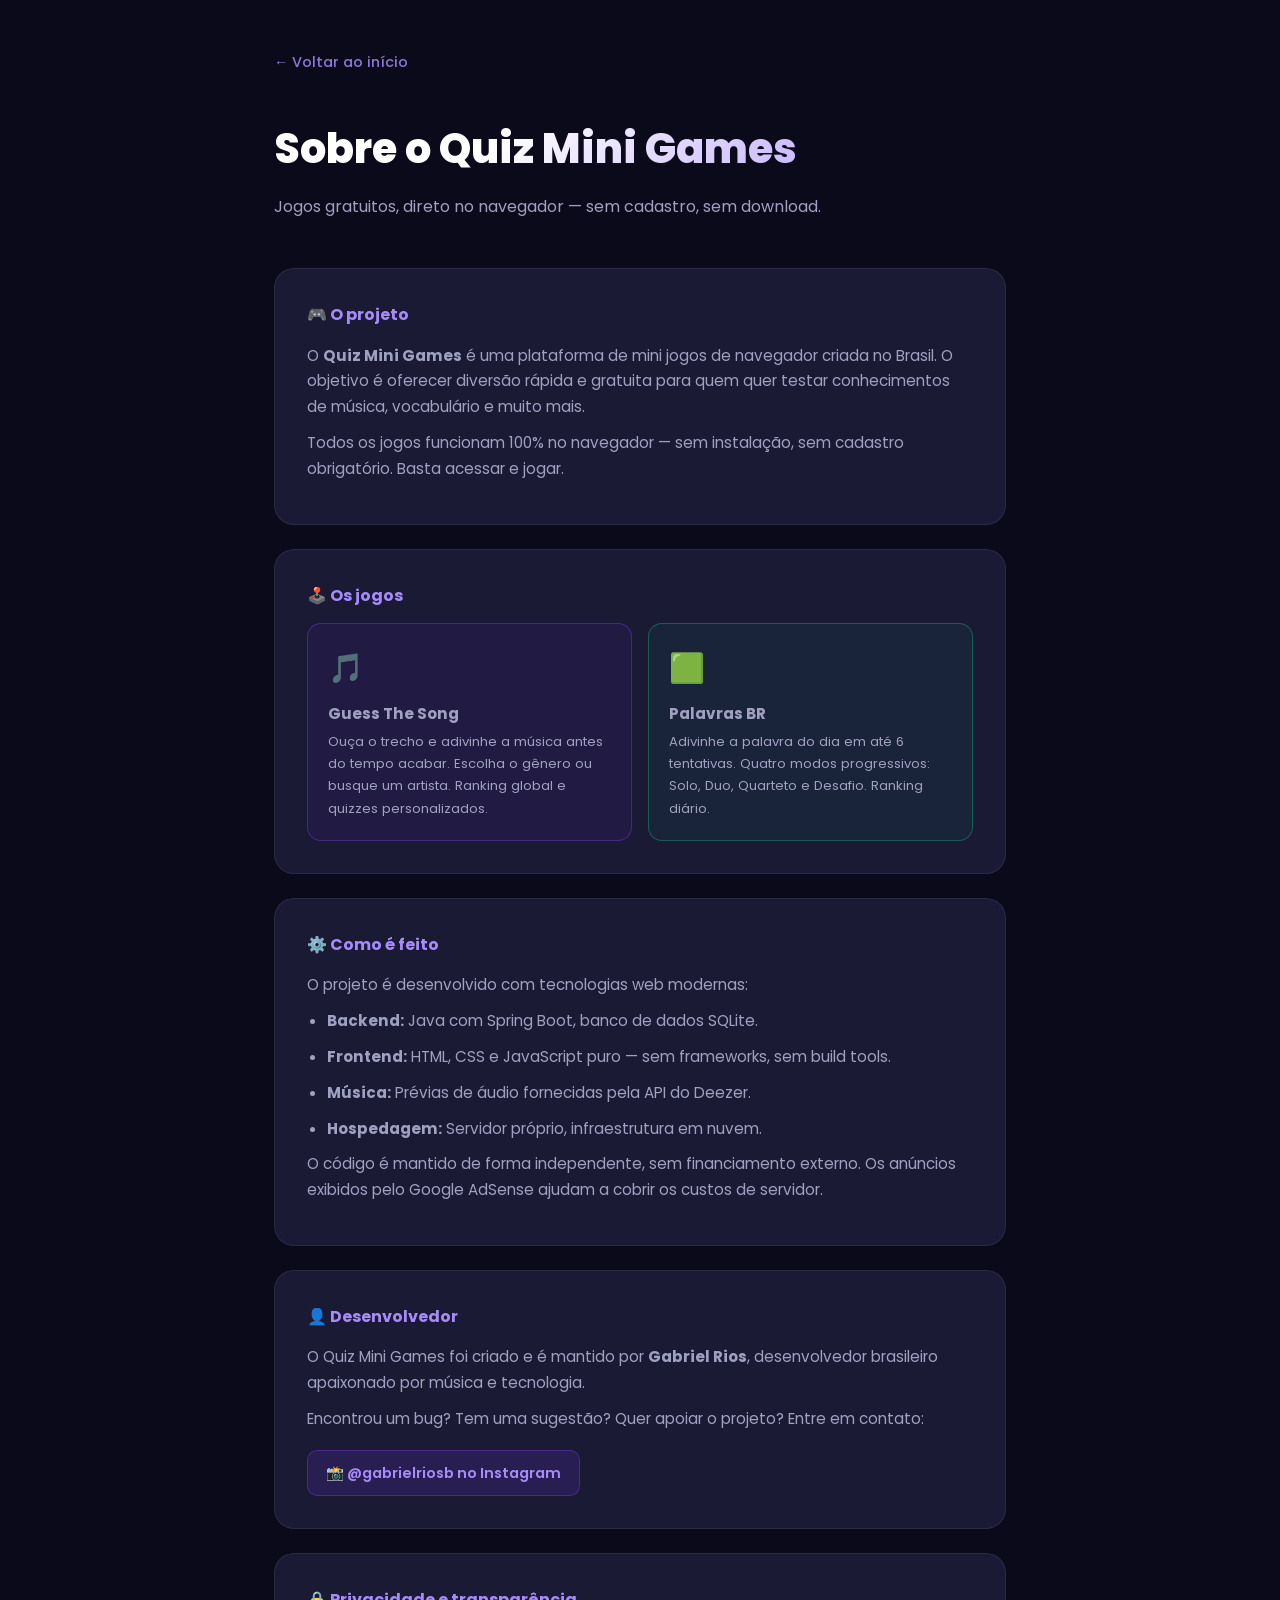
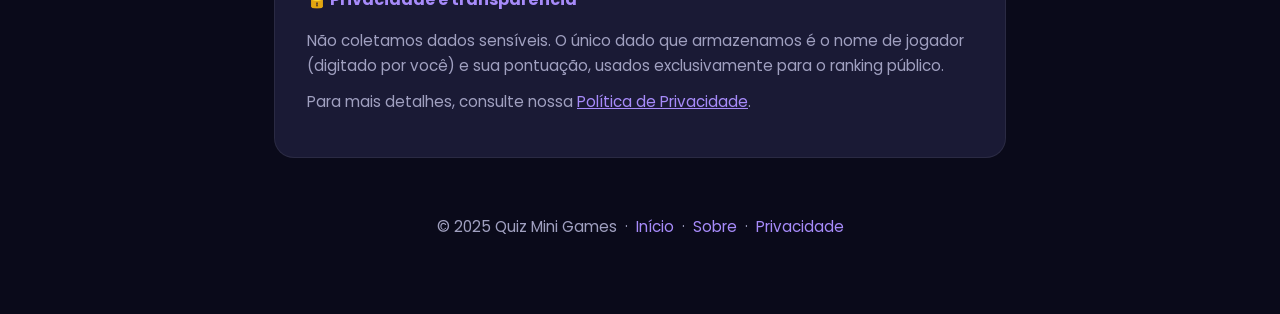
<file: src/main/resources/static/sobre.html>
<!DOCTYPE html>
<html lang="pt-BR">
<head>
    <meta charset="UTF-8">
    <meta name="viewport" content="width=device-width, initial-scale=1.0">
    <title>Sobre — Quiz Mini Games</title>
    <meta name="description" content="Conheça o Quiz Mini Games: jogos gratuitos de música e palavras direto no navegador, sem cadastro. Feito no Brasil.">
    <script async src="https://pagead2.googlesyndication.com/pagead/js/adsbygoogle.js?client=ca-pub-8232354842776975" crossorigin="anonymous"></script>
    <link rel="preconnect" href="https://fonts.googleapis.com">
    <link rel="preconnect" href="https://fonts.gstatic.com" crossorigin>
    <link href="https://fonts.googleapis.com/css2?family=Poppins:wght@400;500;600;700;800&display=swap" rel="stylesheet">
    <style>
        :root {
            --bg: #0a0a1a;
            --card: #1a1a35;
            --accent: #7c3aed;
            --accent-l: #a78bfa;
            --green: #10b981;
            --text: #ffffff;
            --text2: #a0a0c0;
            --border: rgba(255,255,255,0.07);
        }
        *, *::before, *::after { margin: 0; padding: 0; box-sizing: border-box; }
        body {
            font-family: 'Poppins', sans-serif;
            background: var(--bg);
            color: var(--text);
            min-height: 100vh;
            line-height: 1.7;
        }
        .page {
            max-width: 780px;
            margin: 0 auto;
            padding: 48px 24px 64px;
        }
        .back-link {
            display: inline-flex;
            align-items: center;
            gap: 6px;
            color: var(--accent-l);
            text-decoration: none;
            font-size: 0.9rem;
            font-weight: 500;
            margin-bottom: 40px;
            opacity: 0.85;
            transition: opacity 0.2s;
        }
        .back-link:hover { opacity: 1; }
        h1 {
            font-size: clamp(1.8rem, 5vw, 2.6rem);
            font-weight: 800;
            margin-bottom: 8px;
            background: linear-gradient(135deg, #fff 30%, var(--accent-l) 100%);
            -webkit-background-clip: text;
            -webkit-text-fill-color: transparent;
            background-clip: text;
        }
        .subtitle {
            font-size: 1rem;
            color: var(--text2);
            margin-bottom: 48px;
        }
        .card {
            background: var(--card);
            border: 1px solid var(--border);
            border-radius: 20px;
            padding: 32px;
            margin-bottom: 24px;
        }
        .card-title {
            font-size: 1rem;
            font-weight: 700;
            color: var(--accent-l);
            margin-bottom: 14px;
            display: flex;
            align-items: center;
            gap: 8px;
        }
        p, li {
            font-size: 0.95rem;
            color: var(--text2);
            margin-bottom: 10px;
        }
        ul { padding-left: 20px; }
        .games-grid {
            display: grid;
            grid-template-columns: 1fr 1fr;
            gap: 16px;
            margin-top: 8px;
        }
        @media (max-width: 500px) { .games-grid { grid-template-columns: 1fr; } }
        .game-pill {
            border-radius: 14px;
            padding: 20px;
            border: 1px solid var(--border);
        }
        .game-pill.music { border-color: rgba(124,58,237,0.4); background: rgba(124,58,237,0.08); }
        .game-pill.words { border-color: rgba(16,185,129,0.4); background: rgba(16,185,129,0.06); }
        .game-pill-icon { font-size: 1.8rem; margin-bottom: 8px; display: block; }
        .game-pill-name { font-size: 0.95rem; font-weight: 700; margin-bottom: 4px; }
        .game-pill-desc { font-size: 0.82rem; color: var(--text2); margin: 0; }
        .contact-link {
            display: inline-flex;
            align-items: center;
            gap: 8px;
            background: rgba(124,58,237,0.15);
            border: 1px solid rgba(124,58,237,0.4);
            border-radius: 10px;
            padding: 10px 18px;
            color: var(--accent-l);
            text-decoration: none;
            font-size: 0.9rem;
            font-weight: 600;
            margin-top: 8px;
            transition: background 0.2s;
        }
        .contact-link:hover { background: rgba(124,58,237,0.25); }
        footer {
            text-align: center;
            margin-top: 56px;
            font-size: 0.78rem;
            color: var(--text2);
        }
        footer a { color: var(--accent-l); text-decoration: none; }
        footer a:hover { text-decoration: underline; }
    </style>
</head>
<body>
<div class="page">

    <a href="/home" class="back-link">← Voltar ao início</a>

    <h1>Sobre o Quiz Mini Games</h1>
    <p class="subtitle">Jogos gratuitos, direto no navegador — sem cadastro, sem download.</p>

    <!-- O projeto -->
    <div class="card">
        <p class="card-title">🎮 O projeto</p>
        <p>O <strong>Quiz Mini Games</strong> é uma plataforma de mini jogos de navegador criada no Brasil. O objetivo é oferecer diversão rápida e gratuita para quem quer testar conhecimentos de música, vocabulário e muito mais.</p>
        <p>Todos os jogos funcionam 100% no navegador — sem instalação, sem cadastro obrigatório. Basta acessar e jogar.</p>
    </div>

    <!-- Os jogos -->
    <div class="card">
        <p class="card-title">🕹️ Os jogos</p>
        <div class="games-grid">
            <div class="game-pill music">
                <span class="game-pill-icon">🎵</span>
                <p class="game-pill-name">Guess The Song</p>
                <p class="game-pill-desc">Ouça o trecho e adivinhe a música antes do tempo acabar. Escolha o gênero ou busque um artista. Ranking global e quizzes personalizados.</p>
            </div>
            <div class="game-pill words">
                <span class="game-pill-icon">🟩</span>
                <p class="game-pill-name">Palavras BR</p>
                <p class="game-pill-desc">Adivinhe a palavra do dia em até 6 tentativas. Quatro modos progressivos: Solo, Duo, Quarteto e Desafio. Ranking diário.</p>
            </div>
        </div>
    </div>

    <!-- Tecnologia -->
    <div class="card">
        <p class="card-title">⚙️ Como é feito</p>
        <p>O projeto é desenvolvido com tecnologias web modernas:</p>
        <ul>
            <li><strong>Backend:</strong> Java com Spring Boot, banco de dados SQLite.</li>
            <li><strong>Frontend:</strong> HTML, CSS e JavaScript puro — sem frameworks, sem build tools.</li>
            <li><strong>Música:</strong> Prévias de áudio fornecidas pela API do Deezer.</li>
            <li><strong>Hospedagem:</strong> Servidor próprio, infraestrutura em nuvem.</li>
        </ul>
        <p>O código é mantido de forma independente, sem financiamento externo. Os anúncios exibidos pelo Google AdSense ajudam a cobrir os custos de servidor.</p>
    </div>

    <!-- Quem fez -->
    <div class="card">
        <p class="card-title">👤 Desenvolvedor</p>
        <p>O Quiz Mini Games foi criado e é mantido por <strong>Gabriel Rios</strong>, desenvolvedor brasileiro apaixonado por música e tecnologia.</p>
        <p>Encontrou um bug? Tem uma sugestão? Quer apoiar o projeto? Entre em contato:</p>
        <a href="https://instagram.com/gabrielriosb" target="_blank" rel="noopener" class="contact-link">
            📸 @gabrielriosb no Instagram
        </a>
    </div>

    <!-- Transparência -->
    <div class="card">
        <p class="card-title">🔒 Privacidade e transparência</p>
        <p>Não coletamos dados sensíveis. O único dado que armazenamos é o nome de jogador (digitado por você) e sua pontuação, usados exclusivamente para o ranking público.</p>
        <p>Para mais detalhes, consulte nossa <a href="/privacidade" style="color:var(--accent-l)">Política de Privacidade</a>.</p>
    </div>

    <footer>
        <p>© 2025 Quiz Mini Games &nbsp;·&nbsp; <a href="/home">Início</a> &nbsp;·&nbsp; <a href="/sobre">Sobre</a> &nbsp;·&nbsp; <a href="/privacidade">Privacidade</a></p>
    </footer>

</div>
</body>
</html>
</file>
<file: src/main/resources/static/music/css/style.css>
/* ==========================================
   GUESS THE SONG — Estilos Principais
   ========================================== */

:root {
    --bg-primary:      #0a0a1a;
    --bg-secondary:    #12122a;
    --bg-card:         #1a1a35;
    --bg-card-hover:   #22224a;
    --accent:          #7c3aed;
    --accent-dark:     #5b21b6;
    --accent-light:    #a78bfa;
    --accent-glow:     rgba(124, 58, 237, 0.3);
    --text-primary:    #ffffff;
    --text-secondary:  #a0a0c0;
    --text-muted:      #5a5a90;
    --success:         #10b981;
    --success-bg:      rgba(16, 185, 129, 0.15);
    --error:           #ef4444;
    --error-bg:        rgba(239, 68, 68, 0.15);
    --warning:         #f59e0b;
    --border:          rgba(255, 255, 255, 0.07);
    --border-active:   rgba(124, 58, 237, 0.5);
}

/* ==========================================
   RESET & BASE
   ========================================== */

*, *::before, *::after {
    margin: 0;
    padding: 0;
    box-sizing: border-box;
}

body {
    font-family: 'Poppins', sans-serif;
    background: var(--bg-primary);
    color: var(--text-primary);
    min-height: 100vh;
}

html {
    overflow-x: hidden;
}

/* Gradiente de fundo sutil */
body::before {
    content: '';
    position: fixed;
    inset: 0;
    background:
        radial-gradient(ellipse at 15% 50%, rgba(124, 58, 237, 0.07) 0%, transparent 55%),
        radial-gradient(ellipse at 85% 20%, rgba(59, 130, 246, 0.05) 0%, transparent 55%);
    pointer-events: none;
    z-index: 0;
}

/* ==========================================
   TELAS
   ========================================== */

.screen {
    display: none;
    position: fixed;
    inset: 0;
    overflow-y: auto;
    z-index: 1;
}

.screen.active {
    display: flex;
}

.container {
    width: 100%;
    max-width: 520px;
    margin: 0 auto;
    padding: 20px 16px 48px;
    position: relative;
    z-index: 1;
}

.container.center {
    display: flex;
    flex-direction: column;
    justify-content: center;
    align-items: center;
    min-height: 100vh;
    text-align: center;
}

/* ==========================================
   TELA BOAS-VINDAS
   ========================================== */

.logo-section {
    text-align: center;
    padding: 44px 0 32px;
}

.logo-icon {
    font-size: 68px;
    margin-bottom: 10px;
    filter: drop-shadow(0 0 24px rgba(124, 58, 237, 0.7));
    animation: float 3s ease-in-out infinite;
    display: block;
}

@keyframes float {
    0%, 100% { transform: translateY(0px); }
    50%       { transform: translateY(-10px); }
}

.title {
    font-size: 2.3rem;
    font-weight: 800;
    background: linear-gradient(135deg, #a78bfa 0%, #7c3aed 50%, #4f46e5 100%);
    -webkit-background-clip: text;
    -webkit-text-fill-color: transparent;
    background-clip: text;
    line-height: 1.1;
    margin-bottom: 8px;
}

.subtitle {
    font-size: 0.95rem;
    color: var(--text-secondary);
}

/* Badge "Quiz Personalizado" */
.custom-quiz-badge {
    display: inline-block;
    background: rgba(124, 58, 237, 0.18);
    color: var(--accent-light);
    font-size: 0.72rem;
    font-weight: 700;
    text-transform: uppercase;
    letter-spacing: 0.08em;
    padding: 4px 12px;
    border-radius: 20px;
    margin-bottom: 10px;
    border: 1px solid rgba(124, 58, 237, 0.3);
}

/* ==========================================
   CARD
   ========================================== */

.card {
    background: var(--bg-card);
    border: 1px solid var(--border);
    border-radius: 20px;
    padding: 24px;
    margin-bottom: 20px;
}

/* ==========================================
   INPUT
   ========================================== */

.input-label {
    display: block;
    font-size: 0.78rem;
    font-weight: 700;
    color: var(--text-muted);
    text-transform: uppercase;
    letter-spacing: 0.1em;
    margin-bottom: 8px;
}

.input-label.mt-4 { margin-top: 22px; }

/* ==========================================
   BUSCA LIVRE
   ========================================== */

.search-container {
    position: relative;
}

.search-field {
    padding-right: 16px;
}

.search-status {
    font-size: 0.78rem;
    color: var(--text-secondary);
    margin-top: 6px;
    min-height: 18px;
    padding-left: 2px;
    transition: opacity 0.2s;
}

.genre-divider {
    display: flex;
    align-items: center;
    gap: 10px;
    margin: 18px 0 10px;
    color: var(--text-muted);
    font-size: 0.75rem;
    text-transform: uppercase;
    letter-spacing: 0.08em;
}

.genre-divider::before,
.genre-divider::after {
    content: '';
    flex: 1;
    height: 1px;
    background: var(--border);
}

.input-field {
    width: 100%;
    background: var(--bg-secondary);
    border: 1px solid var(--border);
    border-radius: 12px;
    padding: 14px 16px;
    font-family: 'Poppins', sans-serif;
    font-size: 1rem;
    color: var(--text-primary);
    outline: none;
    transition: border-color 0.2s, box-shadow 0.2s;
}

.input-field:focus {
    border-color: var(--accent);
    box-shadow: 0 0 0 3px var(--accent-glow);
}

.input-field::placeholder { color: var(--text-muted); }

/* ==========================================
   GRID DE GÊNEROS
   ========================================== */

.genre-grid {
    display: grid;
    grid-template-columns: repeat(2, 1fr);
    gap: 8px;
    margin-top: 4px;
}

.genre-card {
    background: var(--bg-secondary);
    border: 2px solid var(--border);
    border-radius: 12px;
    padding: 10px 12px;
    cursor: pointer;
    transition: all 0.18s ease;
    display: flex;
    align-items: center;
    gap: 8px;
    font-size: 0.82rem;
    font-weight: 500;
    color: var(--text-secondary);
    user-select: none;
    touch-action: manipulation;
    -webkit-tap-highlight-color: transparent;
}

.genre-card:hover {
    background: var(--bg-card-hover);
    border-color: var(--border-active);
    color: var(--text-primary);
    transform: translateY(-1px);
}

.genre-card.selected {
    background: rgba(124, 58, 237, 0.18);
    border-color: var(--accent);
    color: var(--text-primary);
    box-shadow: 0 0 12px var(--accent-glow);
}

.genre-icon { font-size: 1.15rem; flex-shrink: 0; }

/* ==========================================
   BOTÕES
   ========================================== */

.btn {
    display: inline-flex;
    align-items: center;
    justify-content: center;
    gap: 8px;
    border: none;
    border-radius: 14px;
    font-family: 'Poppins', sans-serif;
    font-weight: 600;
    font-size: 1rem;
    cursor: pointer;
    transition: all 0.2s ease;
    text-decoration: none;
    padding: 14px 28px;
    touch-action: manipulation;
    -webkit-tap-highlight-color: transparent;
}

.btn:disabled {
    opacity: 0.35;
    cursor: not-allowed;
    transform: none !important;
    box-shadow: none !important;
}

.btn-primary {
    background: linear-gradient(135deg, var(--accent), var(--accent-dark));
    color: #fff;
    box-shadow: 0 4px 18px rgba(124, 58, 237, 0.4);
}

.btn-primary:hover:not(:disabled) {
    transform: translateY(-2px);
    box-shadow: 0 6px 28px rgba(124, 58, 237, 0.55);
}

.btn-primary:active:not(:disabled) { transform: translateY(0); }

.btn-secondary {
    background: var(--bg-card);
    color: var(--text-primary);
    border: 1px solid var(--border);
}

.btn-secondary:hover:not(:disabled) {
    background: var(--bg-card-hover);
    border-color: var(--border-active);
}

.btn-large {
    width: 100%;
    padding: 16px;
    font-size: 1.05rem;
    border-radius: 16px;
}

/* ==========================================
   TELA DE LOADING
   ========================================== */

.loader {
    width: 56px;
    height: 56px;
    border: 4px solid var(--border);
    border-top-color: var(--accent);
    border-radius: 50%;
    animation: spin 0.7s linear infinite;
    margin-bottom: 20px;
}

@keyframes spin { to { transform: rotate(360deg); } }

.loading-text {
    font-size: 1.05rem;
    font-weight: 600;
    color: var(--text-primary);
    margin-bottom: 6px;
}

.loading-sub {
    font-size: 0.85rem;
    color: var(--text-muted);
}

/* ==========================================
   QUIZ — HEADER
   ========================================== */

.quiz-header {
    display: flex;
    justify-content: space-between;
    align-items: center;
    padding: 16px 0 10px;
}

.player-info {
    display: flex;
    align-items: center;
    gap: 10px;
}

.player-name-display {
    font-weight: 600;
    font-size: 0.9rem;
    max-width: 110px;
    overflow: hidden;
    text-overflow: ellipsis;
    white-space: nowrap;
}

.score-display {
    display: flex;
    align-items: center;
    gap: 4px;
    background: rgba(124, 58, 237, 0.18);
    border: 1px solid var(--border-active);
    border-radius: 20px;
    padding: 4px 12px;
    font-weight: 700;
    font-size: 0.88rem;
    color: var(--accent-light);
}

.progress-info {
    font-size: 0.95rem;
    font-weight: 600;
    color: var(--text-secondary);
}

.progress-separator {
    color: var(--text-muted);
    margin: 0 2px;
}

/* Barra de progresso */
.progress-bar-container {
    height: 5px;
    background: var(--bg-card);
    border-radius: 10px;
    overflow: hidden;
    margin-bottom: 18px;
}

.progress-bar {
    height: 100%;
    background: linear-gradient(90deg, var(--accent), var(--accent-light));
    border-radius: 10px;
    transition: width 0.5s ease;
}

/* ==========================================
   TIMER CIRCULAR
   ========================================== */

.timer-section {
    display: flex;
    justify-content: center;
    margin-bottom: 14px;
}

.timer-ring {
    position: relative;
    display: inline-flex;
    align-items: center;
    justify-content: center;
}

.timer-bg {
    fill: none;
    stroke: var(--bg-card);
    stroke-width: 8;
}

.timer-progress {
    fill: none;
    stroke: var(--accent);
    stroke-width: 8;
    stroke-linecap: round;
    stroke-dasharray: 283;
    stroke-dashoffset: 0;
    transform-origin: 50px 50px;
    transform: rotate(-90deg);
    transition: stroke-dashoffset 1s linear, stroke 0.5s ease;
}

.timer-number {
    position: absolute;
    font-size: 1.5rem;
    font-weight: 800;
    color: var(--text-primary);
    transition: color 0.3s;
}

/* ==========================================
   PLAYER DE ÁUDIO
   ========================================== */

.audio-card {
    background: var(--bg-card);
    border: 1px solid var(--border);
    border-radius: 18px;
    padding: 16px 18px;
    display: flex;
    align-items: center;
    gap: 14px;
    margin-bottom: 14px;
}

.audio-icon { font-size: 1.9rem; flex-shrink: 0; }

.audio-info { flex: 1; min-width: 0; }

.audio-title {
    font-size: 0.82rem;
    font-weight: 600;
    color: var(--text-secondary);
    margin-bottom: 8px;
    text-transform: uppercase;
    letter-spacing: 0.05em;
}

.audio-bars {
    display: flex;
    align-items: flex-end;
    gap: 3px;
    height: 22px;
}

.audio-bars span {
    width: 4px;
    border-radius: 4px;
    background: var(--accent);
    opacity: 0.4;
    height: 4px;
    transition: height 0.15s;
}

.audio-bars.playing span {
    opacity: 0.9;
    animation: bar-dance 0.6s ease-in-out infinite alternate;
}

.audio-bars.playing span:nth-child(1)  { animation-delay: 0.00s; }
.audio-bars.playing span:nth-child(2)  { animation-delay: 0.08s; }
.audio-bars.playing span:nth-child(3)  { animation-delay: 0.16s; }
.audio-bars.playing span:nth-child(4)  { animation-delay: 0.24s; }
.audio-bars.playing span:nth-child(5)  { animation-delay: 0.10s; }
.audio-bars.playing span:nth-child(6)  { animation-delay: 0.18s; }
.audio-bars.playing span:nth-child(7)  { animation-delay: 0.04s; }
.audio-bars.playing span:nth-child(8)  { animation-delay: 0.28s; }
.audio-bars.playing span:nth-child(9)  { animation-delay: 0.12s; }
.audio-bars.playing span:nth-child(10) { animation-delay: 0.20s; }

@keyframes bar-dance {
    from { height: 3px; }
    to   { height: 20px; }
}

.btn-audio {
    width: 46px;
    height: 46px;
    border-radius: 50%;
    background: var(--accent);
    border: none;
    color: #fff;
    font-size: 1rem;
    cursor: pointer;
    display: flex;
    align-items: center;
    justify-content: center;
    flex-shrink: 0;
    transition: all 0.2s;
    box-shadow: 0 0 16px var(--accent-glow);
}

.btn-audio:hover { background: var(--accent-dark); transform: scale(1.06); }

/* Pulsa quando autoplay é bloqueado — avisa o usuário para clicar */
.btn-audio.pulse-play {
    animation: pulse-attention 1.2s ease-in-out infinite;
}

@keyframes pulse-attention {
    0%   { box-shadow: 0 0 0 0 rgba(124, 58, 237, 0.7); }
    70%  { box-shadow: 0 0 0 14px rgba(124, 58, 237, 0); }
    100% { box-shadow: 0 0 0 0 rgba(124, 58, 237, 0); }
}

/* ==========================================
   PERGUNTA E OPÇÕES
   ========================================== */

.question-text {
    text-align: center;
    font-size: 0.92rem;
    font-weight: 600;
    color: var(--text-secondary);
    margin-bottom: 14px;
}

.options-grid {
    display: flex;
    flex-direction: column;
    gap: 9px;
}

.option-btn {
    width: 100%;
    background: var(--bg-card);
    border: 2px solid var(--border);
    border-radius: 14px;
    padding: 14px 18px;
    font-family: 'Poppins', sans-serif;
    font-size: 0.88rem;
    font-weight: 500;
    color: var(--text-primary);
    text-align: left;
    cursor: pointer;
    transition: all 0.18s ease;
    display: flex;
    align-items: center;
    gap: 12px;
    line-height: 1.4;
    touch-action: manipulation;
    -webkit-tap-highlight-color: transparent;
}

.option-btn:hover:not(:disabled) {
    background: var(--bg-card-hover);
    border-color: var(--border-active);
    transform: translateX(4px);
}

.option-letter {
    width: 30px;
    height: 30px;
    min-width: 30px;
    border-radius: 8px;
    background: var(--bg-secondary);
    display: flex;
    align-items: center;
    justify-content: center;
    font-weight: 700;
    font-size: 0.82rem;
    color: var(--text-secondary);
    transition: all 0.18s;
}

.option-btn:hover:not(:disabled) .option-letter {
    background: var(--accent);
    color: #fff;
}

.option-btn.correct {
    background: var(--success-bg);
    border-color: var(--success);
    color: var(--success);
}

.option-btn.correct .option-letter {
    background: var(--success);
    color: #fff;
}

.option-btn.wrong {
    background: var(--error-bg);
    border-color: var(--error);
    color: var(--error);
}

.option-btn.wrong .option-letter {
    background: var(--error);
    color: #fff;
}

.option-btn:disabled {
    cursor: default;
    pointer-events: none;
}

/* ==========================================
   OVERLAY DE FEEDBACK
   ========================================== */

.feedback-overlay {
    position: fixed;
    inset: 0;
    background: rgba(8, 8, 20, 0.88);
    display: flex;
    align-items: center;
    justify-content: center;
    z-index: 200;
    backdrop-filter: blur(6px);
    animation: fadeIn 0.2s ease;
    /* Bloqueia qualquer clique/toque enquanto o overlay está visível */
    pointer-events: all;
    touch-action: none;
    user-select: none;
    -webkit-user-select: none;
}

.feedback-overlay.hidden {
    display: none;
    pointer-events: none;
}

.feedback-content {
    text-align: center;
    animation: popIn 0.3s cubic-bezier(0.34, 1.56, 0.64, 1);
    padding: 0 24px;
}

.feedback-icon {
    width: 96px;
    height: 96px;
    border-radius: 50%;
    display: flex;
    align-items: center;
    justify-content: center;
    font-size: 2.8rem;
    margin: 0 auto 18px;
    border: 3px solid;
}

.feedback-icon.success {
    background: var(--success-bg);
    border-color: var(--success);
    color: var(--success);
}

.feedback-icon.error {
    background: var(--error-bg);
    border-color: var(--error);
    color: var(--error);
}

.feedback-text {
    font-size: 1.9rem;
    font-weight: 800;
    margin-bottom: 8px;
}

.feedback-text.success { color: var(--success); }
.feedback-text.error   { color: var(--error); }

.feedback-answer {
    font-size: 0.88rem;
    color: var(--text-secondary);
    max-width: 300px;
    line-height: 1.5;
}

/* Barra de progresso do delay — indica ao usuário quando a próxima questão virá */
.feedback-progress {
    width: 120px;
    height: 3px;
    background: rgba(255,255,255,0.12);
    border-radius: 3px;
    margin: 18px auto 0;
    overflow: hidden;
}

.feedback-progress-bar {
    height: 100%;
    border-radius: 3px;
    width: 0%;
}

.feedback-progress-bar.success { background: var(--success); }
.feedback-progress-bar.error   { background: var(--error); }

@keyframes feedback-fill {
    from { width: 0%; }
    to   { width: 100%; }
}

/* ==========================================
   TELA DE RESULTADOS
   ========================================== */

.results-card {
    background: var(--bg-card);
    border: 1px solid var(--border);
    border-radius: 24px;
    padding: 40px 28px;
    text-align: center;
    width: 100%;
    max-width: 400px;
    animation: popIn 0.4s cubic-bezier(0.34, 1.56, 0.64, 1);
}

.results-trophy {
    font-size: 5rem;
    margin-bottom: 14px;
    filter: drop-shadow(0 0 20px rgba(245, 158, 11, 0.55));
    animation: float 3s ease-in-out infinite;
    display: block;
}

.results-title {
    font-size: 1.3rem;
    font-weight: 700;
    margin-bottom: 22px;
}

.score-big {
    font-size: 3.8rem;
    font-weight: 800;
    background: linear-gradient(135deg, var(--accent-light), var(--accent));
    -webkit-background-clip: text;
    -webkit-text-fill-color: transparent;
    background-clip: text;
    line-height: 1;
    margin-bottom: 4px;
}

.score-label {
    font-size: 0.85rem;
    color: var(--text-muted);
    margin-bottom: 26px;
}

.results-stats {
    display: flex;
    background: var(--bg-secondary);
    border-radius: 14px;
    padding: 14px;
    margin-bottom: 18px;
}

.stat-item {
    flex: 1;
    display: flex;
    flex-direction: column;
    align-items: center;
    gap: 4px;
}

.stat-number {
    font-size: 1.5rem;
    font-weight: 700;
}

.stat-label {
    font-size: 0.72rem;
    color: var(--text-muted);
    text-transform: uppercase;
    letter-spacing: 0.08em;
}

.stat-divider {
    width: 1px;
    background: var(--border);
    margin: 0 6px;
    align-self: stretch;
}

.results-message {
    font-size: 0.95rem;
    color: var(--text-secondary);
    font-style: italic;
    margin-bottom: 26px;
    padding: 12px 16px;
    background: var(--bg-secondary);
    border-radius: 12px;
    line-height: 1.5;
}

/* Revisão questão a questão */
.results-review {
    width: 100%;
    margin-top: 28px;
    text-align: left;
}

.review-title {
    font-size: 0.78rem;
    font-weight: 700;
    text-transform: uppercase;
    letter-spacing: 0.08em;
    color: var(--text-muted);
    margin-bottom: 10px;
    text-align: center;
}

.review-item {
    background: var(--bg-secondary);
    border-radius: 12px;
    padding: 11px 14px;
    margin-bottom: 7px;
    display: flex;
    flex-direction: column;
    gap: 3px;
    border-left: 3px solid transparent;
}

.review-item--hit  { border-left-color: #4ade80; }
.review-item--miss { border-left-color: var(--error); }

.review-row {
    display: flex;
    align-items: center;
    justify-content: space-between;
    margin-bottom: 2px;
}

.review-num {
    font-size: 0.7rem;
    font-weight: 700;
    color: var(--text-muted);
    text-transform: uppercase;
    letter-spacing: 0.06em;
}

.review-badge {
    font-size: 0.7rem;
    font-weight: 700;
    padding: 2px 8px;
    border-radius: 20px;
}

.review-badge--hit  { background: rgba(74,222,128,0.15); color: #4ade80; }
.review-badge--miss { background: rgba(239,68,68,0.15);  color: #f87171; }

.review-song {
    font-size: 0.88rem;
    font-weight: 600;
    color: var(--text-primary);
    line-height: 1.3;
}

.review-selected {
    font-size: 0.78rem;
    color: var(--text-muted);
}

.results-buttons {
    display: flex;
    flex-direction: column;
    gap: 10px;
}

.btn-share {
    background: linear-gradient(135deg, #059669, #047857);
    color: #fff;
    box-shadow: 0 4px 15px rgba(5, 150, 105, 0.35);
    padding: 14px 28px;
    border-radius: 14px;
    font-family: 'Poppins', sans-serif;
    font-weight: 600;
    font-size: 1rem;
    cursor: pointer;
    border: none;
    transition: all 0.2s;
    display: inline-flex;
    align-items: center;
    justify-content: center;
    gap: 8px;
}

.btn-share:hover {
    transform: translateY(-2px);
    box-shadow: 0 6px 22px rgba(5, 150, 105, 0.5);
}

.btn-ghost {
    background: transparent;
    color: var(--text-muted);
    border: 1px solid var(--border);
    padding: 14px 28px;
    border-radius: 14px;
    font-family: 'Poppins', sans-serif;
    font-weight: 500;
    font-size: 0.9rem;
    cursor: pointer;
    transition: all 0.2s;
    display: inline-flex;
    align-items: center;
    justify-content: center;
    gap: 8px;
}

.btn-ghost:hover {
    color: var(--text-primary);
    border-color: var(--border-active);
}

/* ==========================================
   ANIMAÇÕES
   ========================================== */

@keyframes fadeIn {
    from { opacity: 0; }
    to   { opacity: 1; }
}

@keyframes popIn {
    from { transform: scale(0.6); opacity: 0; }
    to   { transform: scale(1);   opacity: 1; }
}

/* ==========================================
   RANKING
   ========================================== */

.ranking-header {
    display: flex;
    align-items: center;
    gap: 12px;
    padding: 20px 0 24px;
}

.btn-back {
    background: var(--bg-card);
    border: 1px solid var(--border);
    border-radius: 10px;
    padding: 8px 14px;
    color: var(--text-secondary);
    font-family: 'Poppins', sans-serif;
    font-size: 0.85rem;
    font-weight: 600;
    cursor: pointer;
    transition: all 0.2s;
    white-space: nowrap;
}

.btn-back:hover {
    background: var(--bg-card-hover);
    color: var(--text-primary);
}

.ranking-title {
    font-size: 1.3rem;
    font-weight: 700;
    flex: 1;
    text-align: center;
}

.ranking-loading {
    display: flex;
    flex-direction: column;
    align-items: center;
    gap: 12px;
    padding: 40px 0;
    color: var(--text-secondary);
}

.ranking-loading.hidden { display: none; }

.ranking-list {
    display: flex;
    flex-direction: column;
    gap: 8px;
}

.ranking-item {
    background: var(--bg-card);
    border: 1px solid var(--border);
    border-radius: 14px;
    padding: 14px 16px;
    display: flex;
    align-items: center;
    gap: 12px;
    transition: background 0.15s;
}

.ranking-item--me {
    background: rgba(124, 58, 237, 0.15);
    border-color: var(--accent);
    box-shadow: 0 0 12px var(--accent-glow);
}

.rank-medal {
    font-size: 1.5rem;
    min-width: 32px;
    text-align: center;
    flex-shrink: 0;
}

.rank-num {
    display: inline-flex;
    align-items: center;
    justify-content: center;
    width: 26px;
    height: 26px;
    border-radius: 8px;
    background: var(--bg-secondary);
    font-size: 0.8rem;
    font-weight: 700;
    color: var(--text-muted);
}

.rank-info {
    flex: 1;
    min-width: 0;
    display: flex;
    flex-direction: column;
    gap: 2px;
}

.rank-name {
    font-weight: 700;
    font-size: 0.95rem;
    white-space: nowrap;
    overflow: hidden;
    text-overflow: ellipsis;
}

.rank-genre {
    font-size: 0.75rem;
    color: var(--text-muted);
}

.rank-right {
    display: flex;
    flex-direction: column;
    align-items: flex-end;
    gap: 2px;
    flex-shrink: 0;
}

.rank-score {
    font-size: 1.1rem;
    font-weight: 800;
    color: var(--accent-light);
}

.rank-correct {
    font-size: 0.72rem;
    color: var(--text-muted);
}

.ranking-empty {
    text-align: center;
    color: var(--text-secondary);
    padding: 48px 0;
    font-size: 0.95rem;
}

/* ==========================================
   TOAST
   ========================================== */

.toast {
    position: fixed;
    bottom: 24px;
    left: 50%;
    transform: translateX(-50%) translateY(20px);
    background: var(--bg-card);
    border: 1px solid var(--border-active);
    border-radius: 12px;
    padding: 12px 20px;
    font-size: 0.9rem;
    font-weight: 600;
    color: var(--text-primary);
    box-shadow: 0 8px 30px rgba(0,0,0,0.4);
    z-index: 500;
    opacity: 0;
    transition: opacity 0.3s ease, transform 0.3s ease;
    pointer-events: none;
    white-space: nowrap;
}

.toast.hidden  { display: none; }
.toast.visible {
    opacity: 1;
    transform: translateX(-50%) translateY(0);
}

/* ==========================================
   GOOGLE ADSENSE
   ========================================== */

.ad-container {
    margin-top: 20px;
    border-radius: 12px;
    overflow: hidden;
    /* Garante que a área mínima apareça mesmo antes do ad carregar */
    min-height: 90px;
}

.ad-label {
    font-size: 0.65rem;
    color: var(--text-muted);
    text-transform: uppercase;
    letter-spacing: 0.08em;
    margin-bottom: 4px;
    text-align: center;
}

/* Versão menor para dentro do quiz — não interfere no gameplay */
.ad-container--quiz {
    margin-top: 16px;
    min-height: 60px;
    opacity: 0.85;
}

/* ==========================================
   MINI RANKING — TELA INICIAL
   ========================================== */

.welcome-ranking {
    background: var(--bg-card);
    border: 1px solid var(--border);
    border-radius: 16px;
    padding: 16px;
    margin-bottom: 20px;
}

.welcome-ranking-header {
    display: flex;
    justify-content: space-between;
    align-items: center;
    margin-bottom: 12px;
    font-weight: 700;
    font-size: 0.9rem;
}

.btn-see-all {
    background: none;
    border: none;
    color: var(--accent-light);
    font-family: 'Poppins', sans-serif;
    font-size: 0.78rem;
    font-weight: 600;
    cursor: pointer;
    padding: 0;
}

.btn-see-all:hover { text-decoration: underline; }

.welcome-ranking-list {
    display: flex;
    flex-direction: column;
    gap: 6px;
}

.welcome-ranking-loading {
    display: flex;
    justify-content: center;
    padding: 12px 0;
}

.loader-sm {
    width: 28px;
    height: 28px;
    border: 3px solid var(--border);
    border-top-color: var(--accent);
    border-radius: 50%;
    animation: spin 0.7s linear infinite;
}

.welcome-rank-item {
    display: flex;
    align-items: center;
    gap: 10px;
    padding: 8px 10px;
    background: var(--bg-secondary);
    border-radius: 10px;
    font-size: 0.82rem;
}

.welcome-rank-pos {
    font-size: 1rem;
    min-width: 24px;
    text-align: center;
}

.welcome-rank-name {
    flex: 1;
    font-weight: 600;
    white-space: nowrap;
    overflow: hidden;
    text-overflow: ellipsis;
}

.welcome-rank-genre {
    font-size: 0.72rem;
    color: var(--text-muted);
    white-space: nowrap;
}

.welcome-rank-score {
    font-weight: 700;
    color: var(--accent-light);
    white-space: nowrap;
}

/* ==========================================
   MODAL DE COMPARTILHAMENTO
   ========================================== */

.share-modal {
    position: fixed;
    inset: 0;
    z-index: 300;
    display: flex;
    align-items: center;
    justify-content: center;
    padding: 16px;
}

.share-modal.hidden { display: none; }

.share-modal-backdrop {
    position: absolute;
    inset: 0;
    background: rgba(0, 0, 0, 0.75);
    backdrop-filter: blur(4px);
}

.share-modal-content {
    position: relative;
    z-index: 1;
    width: 100%;
    max-width: 360px;
    display: flex;
    flex-direction: column;
    gap: 14px;
    animation: popIn 0.3s cubic-bezier(0.34, 1.56, 0.64, 1);
}

.share-card {
    background: linear-gradient(135deg, #1a0a35 0%, #12122a 50%, #0a1a35 100%);
    border: 1px solid rgba(124, 58, 237, 0.4);
    border-radius: 20px;
    padding: 28px 24px;
    text-align: center;
    box-shadow: 0 0 40px rgba(124, 58, 237, 0.25);
}

.share-card-logo {
    font-size: 0.78rem;
    font-weight: 700;
    color: var(--accent-light);
    text-transform: uppercase;
    letter-spacing: 0.12em;
    margin-bottom: 16px;
}

.share-card-trophy {
    font-size: 4rem;
    margin-bottom: 8px;
    filter: drop-shadow(0 0 16px rgba(245, 158, 11, 0.6));
}

.share-card-name {
    font-size: 1.1rem;
    font-weight: 700;
    margin-bottom: 14px;
}

.share-card-score {
    font-size: 3.5rem;
    font-weight: 800;
    background: linear-gradient(135deg, var(--accent-light), var(--accent));
    -webkit-background-clip: text;
    -webkit-text-fill-color: transparent;
    background-clip: text;
    line-height: 1;
}

.share-card-label {
    font-size: 0.78rem;
    color: var(--text-muted);
    margin-bottom: 20px;
}

.share-card-stats {
    display: flex;
    justify-content: center;
    gap: 24px;
    background: rgba(255,255,255,0.05);
    border-radius: 12px;
    padding: 12px;
    margin-bottom: 16px;
}

.share-stat {
    display: flex;
    flex-direction: column;
    align-items: center;
    gap: 2px;
}

.share-stat-val {
    font-size: 1.1rem;
    font-weight: 700;
}

.share-stat-lbl {
    font-size: 0.68rem;
    color: var(--text-muted);
    text-transform: uppercase;
    letter-spacing: 0.06em;
}

.share-card-url {
    font-size: 0.72rem;
    color: var(--text-muted);
    font-style: italic;
}

.share-actions {
    display: flex;
    flex-direction: column;
    gap: 8px;
}

/* ==========================================
   BLOCO DE APOIO
   ========================================== */

.support-bar {
    display: flex;
    align-items: center;
    justify-content: center;
    gap: 12px;
    margin-top: 20px;
    padding: 14px 20px;
    background: var(--bg-card);
    border: 1px solid var(--border);
    border-radius: 14px;
}

.support-link {
    display: inline-flex;
    align-items: center;
    gap: 6px;
    font-size: 0.85rem;
    font-weight: 500;
    text-decoration: none;
    border-radius: 8px;
    padding: 6px 14px;
    transition: background 0.18s, color 0.18s;
}

.support-link--donate {
    color: var(--text-primary);
    background: rgba(124, 58, 237, 0.18);
}

.support-link--donate:hover {
    background: rgba(124, 58, 237, 0.35);
}

.support-link--social {
    color: var(--text-secondary);
}

.support-link--social:hover {
    color: var(--text-primary);
    background: rgba(255, 255, 255, 0.06);
}

.support-bugreport {
    text-align: center;
    font-size: 0.78rem;
    color: var(--text-muted);
    margin-top: 6px;
}

.support-bugreport a {
    color: var(--text-secondary);
    text-decoration: underline;
    text-underline-offset: 2px;
}

.support-divider {
    width: 1px;
    height: 20px;
    background: var(--border);
    flex-shrink: 0;
}

/* ==========================================
   MODAL DE DOAÇÃO
   ========================================== */

.donate-modal {
    position: fixed;
    top: 0;
    left: 0;
    width: 100%;
    height: 100%;
    z-index: 9999;
    display: flex;
    align-items: center;
    justify-content: center;
    padding: 20px;
    box-sizing: border-box;
}

.donate-modal.hidden { display: none; }

.donate-modal-backdrop {
    position: fixed;
    top: 0;
    left: 0;
    width: 100%;
    height: 100%;
    background: rgba(0, 0, 0, 0.75);
}

.donate-modal-content {
    position: relative;
    background: var(--card-bg);
    border: 1px solid var(--border);
    border-radius: 20px;
    padding: 32px 24px;
    max-width: 360px;
    width: 100%;
    text-align: center;
    display: flex;
    flex-direction: column;
    gap: 14px;
}

.donate-modal-icon {
    font-size: 2.5rem;
}

.donate-modal-title {
    font-size: 1.3rem;
    font-weight: 700;
    color: var(--text-primary);
    margin: 0;
}

.donate-modal-text {
    font-size: 0.9rem;
    color: var(--text-secondary);
    line-height: 1.5;
    margin: 0;
}

.donate-qrcode {
    display: flex;
    justify-content: center;
    padding: 4px 0;
}

.donate-qrcode canvas {
    border-radius: 12px;
    background: #fff;
    padding: 8px;
}

.donate-pix-box {
    background: rgba(255,255,255,0.05);
    border: 1px solid var(--border);
    border-radius: 10px;
    padding: 12px 14px;
    font-size: 0.72rem;
    color: var(--text-muted);
    word-break: break-all;
    text-align: left;
    user-select: all;
}

/* ==========================================
   RESPONSIVO
   ========================================== */

@media (max-width: 380px) {
    .title      { font-size: 1.9rem; }
    .score-big  { font-size: 3rem; }
    .genre-grid { grid-template-columns: 1fr 1fr; }
    .option-btn { font-size: 0.82rem; padding: 12px 14px; }
}
</file>
<file: src/main/resources/static/music/css/criar.css>
/* ==========================================
   CRIAR QUIZ — Estilos específicos
   ========================================== */

.criar-import-row {
    display: flex;
    gap: 8px;
    align-items: stretch;
}

.criar-import-row .input-field {
    flex: 1;
    min-width: 0;
}

.criar-import-row .btn {
    flex-shrink: 0;
    padding: 12px 16px;
    font-size: 0.88rem;
    border-radius: 12px;
}

.criar-header {
    text-align: center;
    padding: 28px 0 8px;
}

.criar-header .btn-back {
    display: inline-block;
    margin-bottom: 16px;
    font-size: 0.85rem;
    color: var(--text-muted);
    text-decoration: none;
    background: var(--bg-card);
    border: 1px solid var(--border);
    border-radius: 10px;
    padding: 6px 14px;
    transition: all 0.2s;
    touch-action: manipulation;
    -webkit-tap-highlight-color: transparent;
}

.criar-header .btn-back:hover { color: var(--text-primary); border-color: var(--border-active); }

/* Contador de tracks */
.criar-tracklist-header {
    display: flex;
    align-items: center;
    justify-content: space-between;
    margin-bottom: 12px;
}

.criar-counter {
    font-size: 0.82rem;
    font-weight: 700;
    color: var(--text-muted);
    background: var(--bg-secondary);
    padding: 3px 10px;
    border-radius: 20px;
}

.criar-counter--full {
    background: rgba(74, 222, 128, 0.15);
    color: #4ade80;
}

/* Lista de tracks selecionadas */
.criar-tracklist {
    display: flex;
    flex-direction: column;
    gap: 6px;
    min-height: 40px;
}

.criar-empty {
    font-size: 0.85rem;
    color: var(--text-muted);
    text-align: center;
    padding: 12px 0;
}

.criar-track-item {
    display: flex;
    align-items: center;
    justify-content: space-between;
    background: var(--bg-secondary);
    border-radius: 10px;
    padding: 10px 12px;
    gap: 10px;
}

.criar-track-info {
    display: flex;
    flex-direction: column;
    gap: 2px;
    flex: 1;
    min-width: 0;
}

.criar-track-title {
    font-size: 0.88rem;
    font-weight: 600;
    color: var(--text-primary);
    white-space: nowrap;
    overflow: hidden;
    text-overflow: ellipsis;
}

.criar-track-artist {
    font-size: 0.75rem;
    color: var(--text-muted);
    white-space: nowrap;
    overflow: hidden;
    text-overflow: ellipsis;
}

.criar-remove-btn {
    background: rgba(239, 68, 68, 0.12);
    border: none;
    color: #f87171;
    border-radius: 8px;
    width: 30px;
    height: 30px;
    font-size: 0.9rem;
    cursor: pointer;
    flex-shrink: 0;
    display: flex;
    align-items: center;
    justify-content: center;
    touch-action: manipulation;
    -webkit-tap-highlight-color: transparent;
}

.criar-remove-btn:hover { background: rgba(239, 68, 68, 0.25); }

/* Resultados de busca */
.criar-results {
    display: flex;
    flex-direction: column;
    gap: 6px;
    margin-top: 10px;
    max-height: 280px;
    overflow-y: auto;
}

.criar-result-item {
    display: flex;
    align-items: center;
    justify-content: space-between;
    background: var(--bg-secondary);
    border-radius: 10px;
    padding: 10px 12px;
    gap: 10px;
}

.criar-result-info {
    display: flex;
    flex-direction: column;
    gap: 2px;
    flex: 1;
    min-width: 0;
}

.criar-result-title {
    font-size: 0.88rem;
    font-weight: 600;
    color: var(--text-primary);
    white-space: nowrap;
    overflow: hidden;
    text-overflow: ellipsis;
}

.criar-result-artist {
    font-size: 0.75rem;
    color: var(--text-muted);
}

.criar-add-btn {
    background: rgba(124, 58, 237, 0.15);
    border: none;
    color: var(--accent-light);
    border-radius: 8px;
    width: 30px;
    height: 30px;
    font-size: 1.1rem;
    font-weight: 700;
    cursor: pointer;
    flex-shrink: 0;
    display: flex;
    align-items: center;
    justify-content: center;
    touch-action: manipulation;
    -webkit-tap-highlight-color: transparent;
}

.criar-add-btn:hover { background: rgba(124, 58, 237, 0.3); }

/* Tela de sucesso */
.criar-success-card {
    background: var(--bg-card);
    border: 1px solid var(--border);
    border-radius: 24px;
    padding: 36px 24px;
    text-align: center;
    width: 100%;
    max-width: 420px;
    display: flex;
    flex-direction: column;
    align-items: center;
    gap: 6px;
    animation: popIn 0.4s cubic-bezier(0.34, 1.56, 0.64, 1);
}

.criar-success-icon { font-size: 3.5rem; margin-bottom: 4px; }
.criar-success-title { font-size: 1.5rem; font-weight: 800; margin: 0; }
.criar-success-sub { font-size: 0.9rem; color: var(--text-secondary); margin-bottom: 10px; }

.criar-link-block {
    width: 100%;
    text-align: left;
    margin-top: 12px;
}

.criar-link-row {
    display: flex;
    gap: 8px;
    align-items: center;
}

.criar-link-input { flex: 1; font-size: 0.78rem; padding: 10px 12px; }

.criar-copy-btn {
    flex-shrink: 0;
    padding: 10px 14px;
    font-size: 0.82rem;
    touch-action: manipulation;
    -webkit-tap-highlight-color: transparent;
}

.criar-admin-block { margin-top: 16px; }

.criar-admin-warn {
    font-size: 0.75rem;
    color: #f59e0b;
    margin-top: 6px;
    line-height: 1.4;
}
</file>
